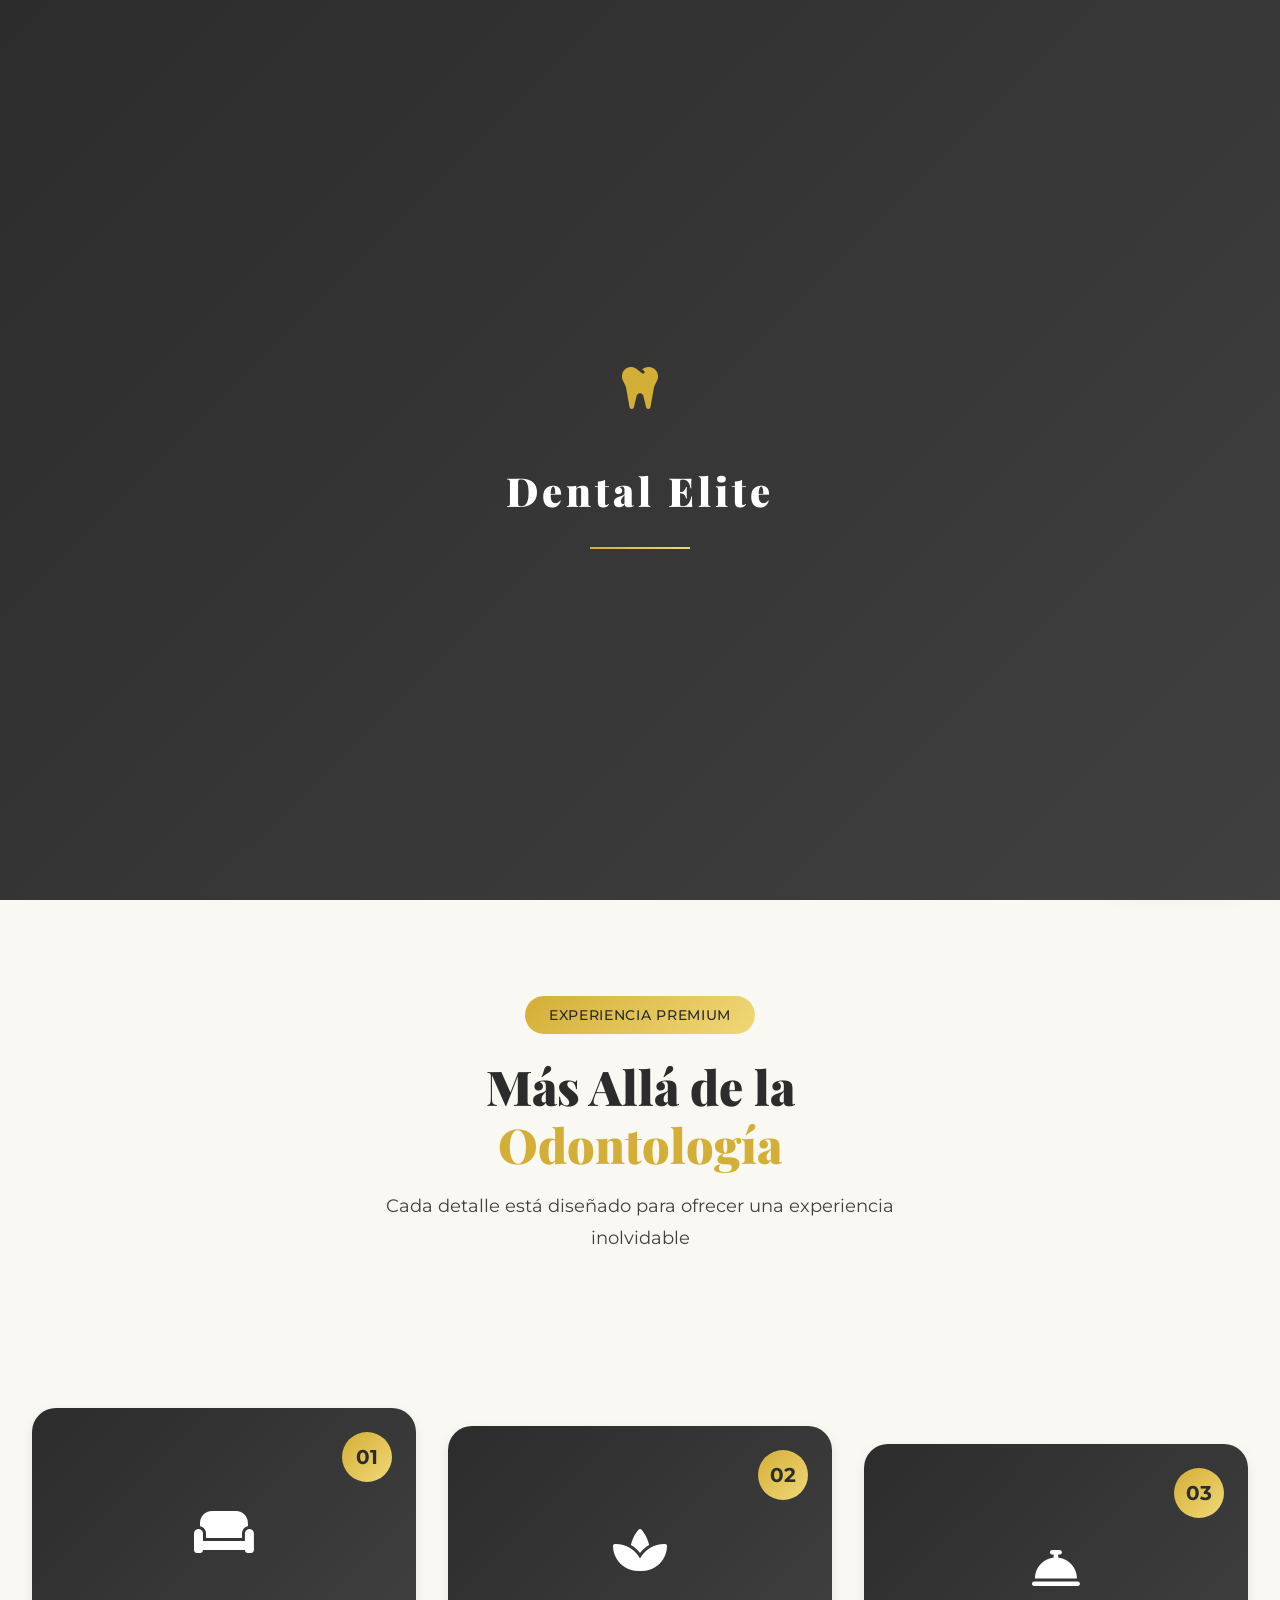
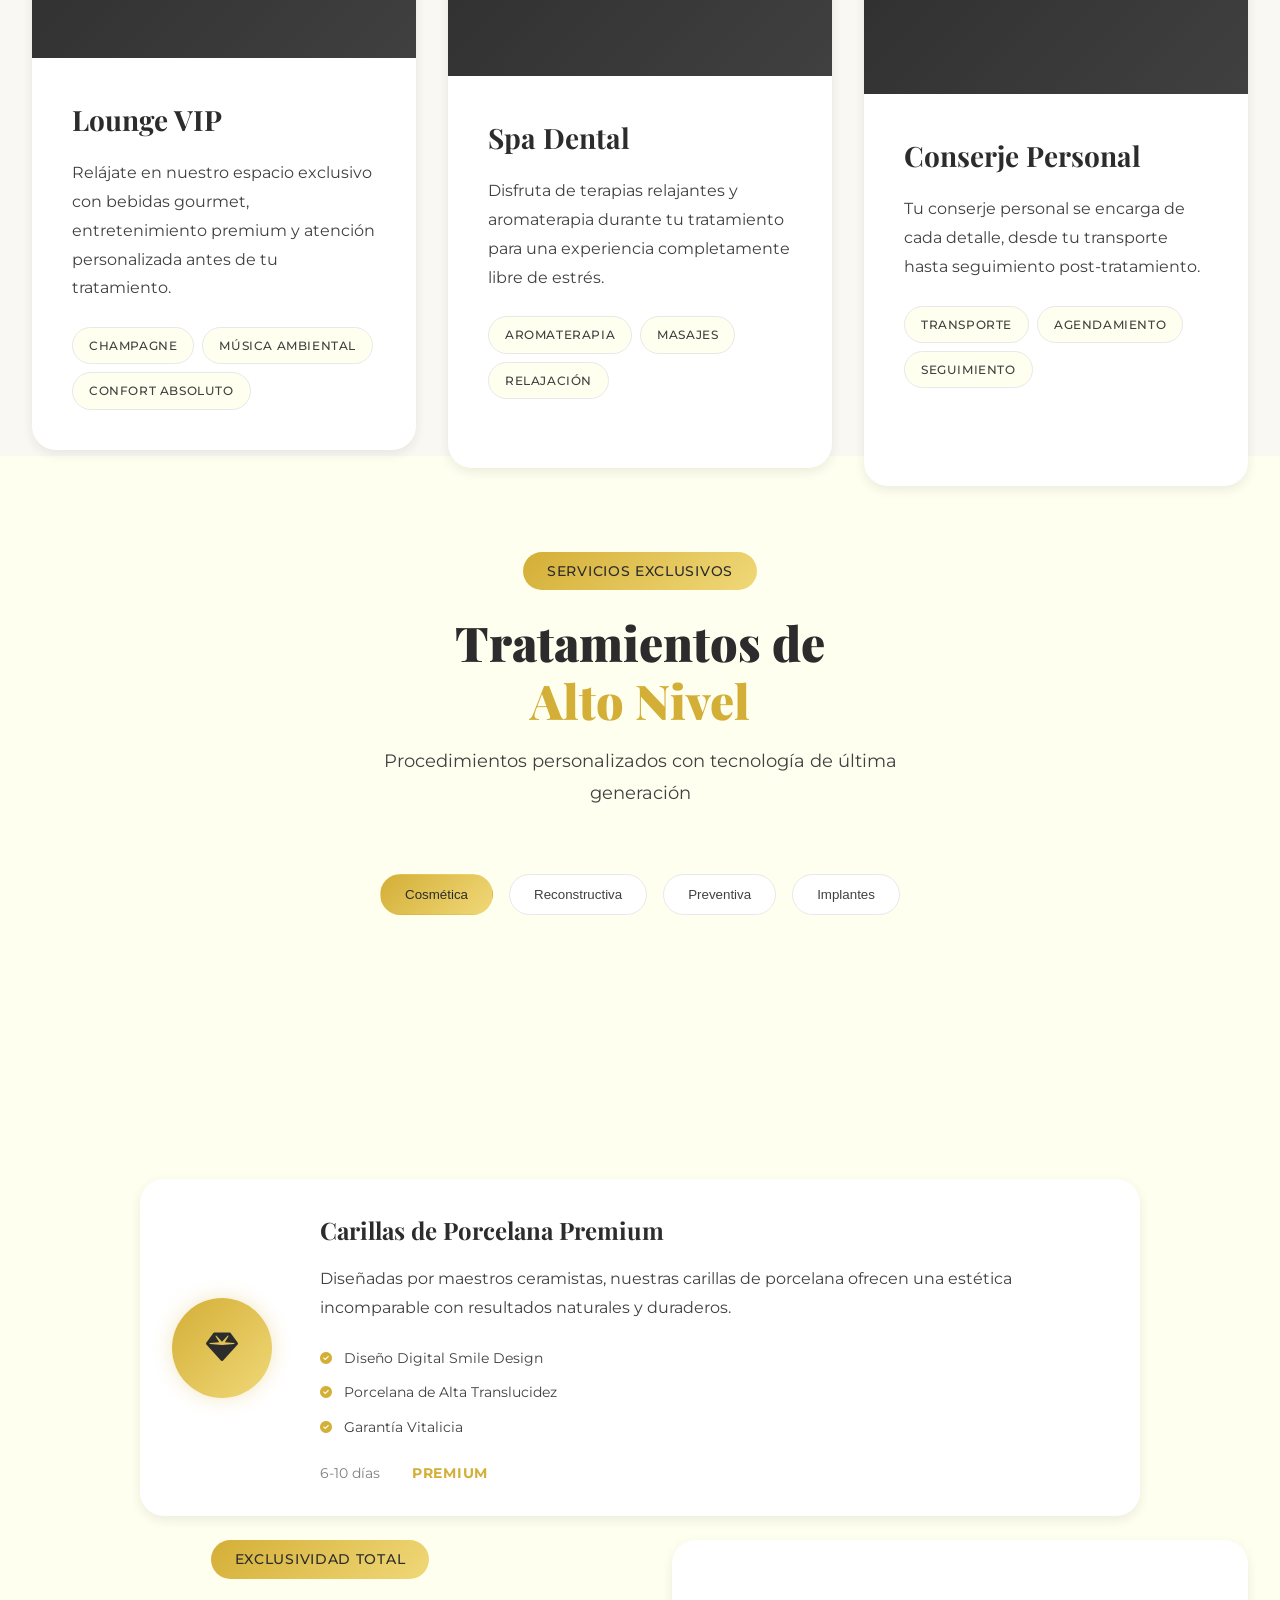
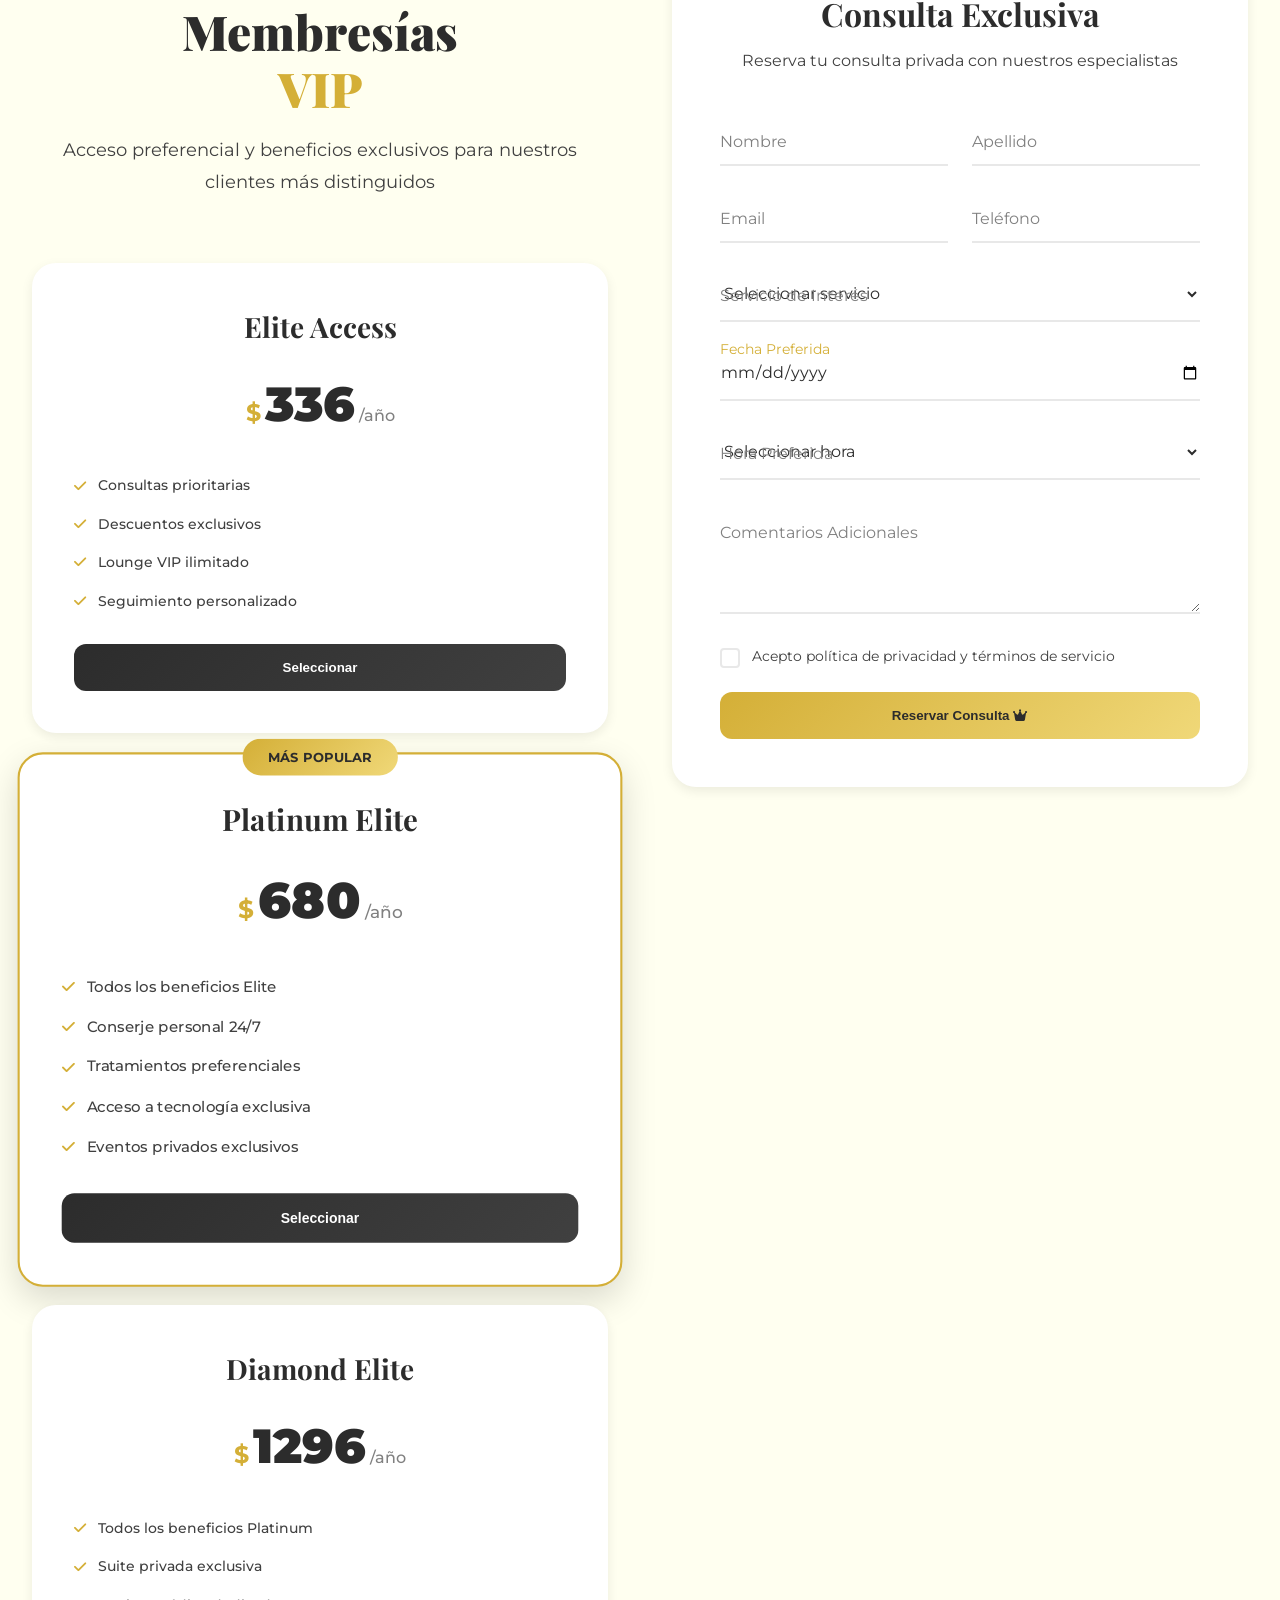
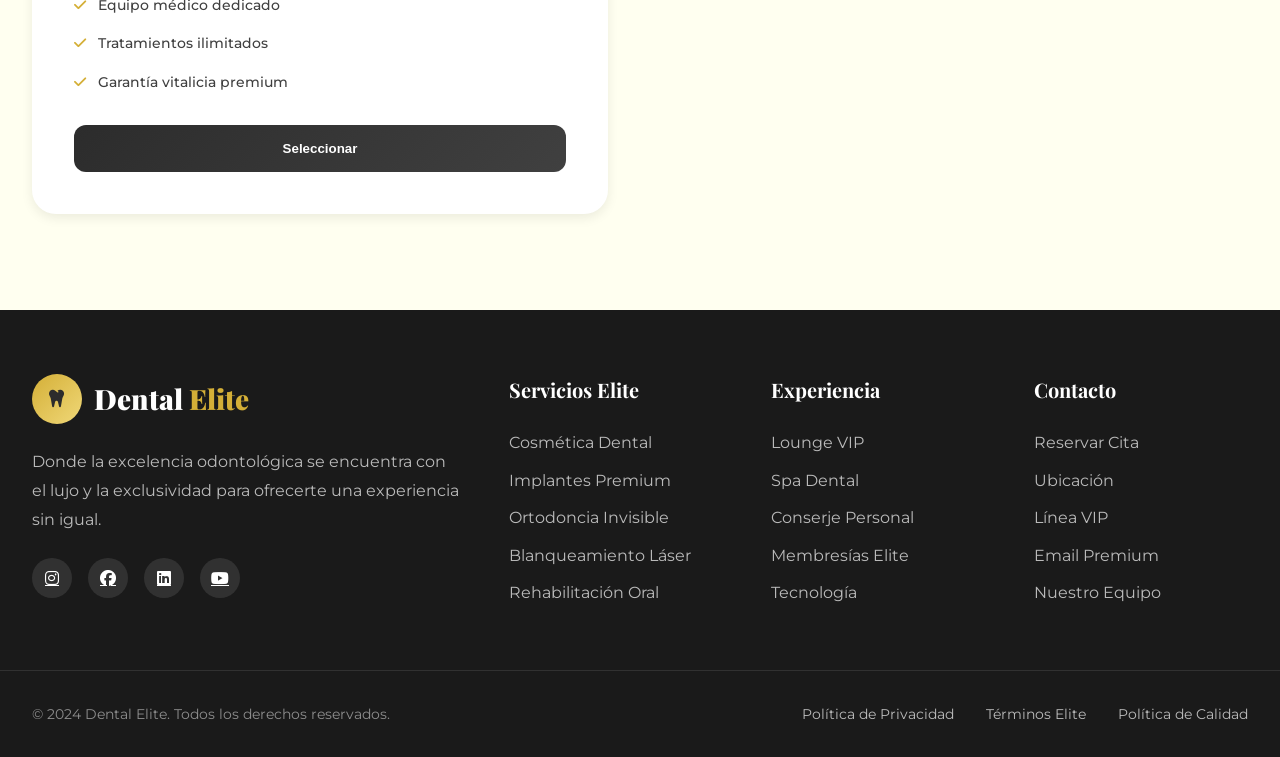
<file: ODONTOLOGIA2/index.html>
<!DOCTYPE html>
<html lang="es">
<head>
    <meta charset="UTF-8">
    <meta name="viewport" content="width=device-width, initial-scale=1.0">
    <title>Dental Elite - Odontología de Lujo</title>
    <meta name="description" content="Clínica odontológica de lujo. Experiencia exclusiva, tecnología de punta y tratamientos personalizados para una sonrisa perfecta.">
    
    <!-- Open Graph -->
    <meta property="og:title" content="Dental Elite - Odontología de Lujo">
    <meta property="og:description" content="Donde la excelencia se encuentra con la elegancia">
    <meta property="og:type" content="website">
    
    <!-- Favicon -->
    <link rel="icon" type="image/svg+xml" href="data:image/svg+xml,<svg xmlns='http://www.w3.org/2000/svg' viewBox='0 0 100 100'><text y='.9em' font-size='90'>✨</text></svg>">
    
    <!-- CSS -->
    <link rel="stylesheet" href="dental-elite-styles.css">
    
    <!-- Font Awesome -->
    <link rel="stylesheet" href="https://cdnjs.cloudflare.com/ajax/libs/font-awesome/6.4.0/css/all.min.css">
    
    <!-- Google Fonts -->
    <link href="https://fonts.googleapis.com/css2?family=Playfair+Display:wght@400;500;600;700;800;900&family=Montserrat:wght@300;400;500;600;700&display=swap" rel="stylesheet">
    
    <!-- AOS Animation Library -->
    <link href="https://unpkg.com/aos@2.3.1/dist/aos.css" rel="stylesheet">
</head>
<body>
    <!-- PRELOADER ELEGANTE -->
    <div class="preloader">
        <div class="preloader-content">
            <div class="preloader-logo">
                <div class="logo-icon">
                    <i class="fas fa-tooth"></i>
                </div>
            </div>
            <div class="preloader-text">
                <span class="brand-name">Dental Elite</span>
                <div class="preloader-line"></div>
            </div>
        </div>
    </div>

    <!-- HEADER MINIMALISTA -->
    <header class="header">
        <nav class="navbar">
            <div class="nav-container">
                <div class="nav-logo">
                    <div class="logo-icon">
                        <i class="fas fa-tooth"></i>
                    </div>
                    <span class="logo-text">Dental <span class="logo-accent">Elite</span></span>
                </div>
                
                <div class="nav-menu" id="navMenu">
                    <div class="nav-links">
                        <a href="#inicio" class="nav-link">Inicio</a>
                        <a href="#experiencia" class="nav-link">Experiencia</a>
                        <a href="#servicios" class="nav-link">Servicios</a>
                        <a href="#contacto" class="nav-link">Contacto</a>
                    </div>
                    
                    <div class="nav-actions">
                        <button class="btn-vip">
                            <span class="vip-text">Reservar Cita VIP</span>
                            <i class="fas fa-crown"></i>
                        </button>
                        <div class="mobile-menu-toggle" id="mobileMenuToggle">
                            <span></span>
                            <span></span>
                            <span></span>
                        </div>
                    </div>
                </div>
            </div>
        </nav>
    </header>

    <main>
        <!-- HERO SECTION ELEGANTE -->
        <section id="inicio" class="hero">
            <div class="hero-background">
                <div class="hero-overlay"></div>
                <div class="hero-pattern"></div>
            </div>
            
            <div class="hero-content">
                <div class="hero-container">
                    <div class="hero-text">
                        <div class="hero-badge" data-aos="fade-down">
                            <span class="badge-icon">✨</span>
                            <span class="badge-text">Exclusividad y Excelencia</span>
                        </div>
                        
                        <h1 class="hero-title" data-aos="fade-up" data-aos-delay="200">
                            <span class="title-line">El Arte de</span>
                            <span class="title-line title-accent">Sonreír con</span>
                            <span class="title-line">Elegancia</span>
                        </h1>
                        
                        <p class="hero-description" data-aos="fade-up" data-aos-delay="400">
                            Descubre una experiencia odontológica sin igual, donde la tecnología de vanguardia 
                            se encuentra con el lujo y el confort absoluto para transformar tu sonrisa.
                        </p>
                        
                        <div class="hero-actions" data-aos="fade-up" data-aos-delay="600">
                            <button class="btn-primary">
                                <span class="btn-content">
                                    <span class="btn-text">Consulta Exclusiva</span>
                                    <i class="fas fa-arrow-right"></i>
                                </span>
                            </button>
                            
                            <button class="btn-secondary">
                                <span class="btn-content">
                                    <span class="btn-text">Tour Virtual</span>
                                    <i class="fas fa-play"></i>
                                </span>
                            </button>
                        </div>
                        
                        <div class="hero-features" data-aos="fade-up" data-aos-delay="800">
                            <div class="feature-item">
                                <div class="feature-icon">
                                    <i class="fas fa-award"></i>
                                </div>
                                <span class="feature-text">25 Años de Excelencia</span>
                            </div>
                            <div class="feature-item">
                                <div class="feature-icon">
                                    <i class="fas fa-users"></i>
                                </div>
                                <span class="feature-text">+10,000 Sonrisas Transformadas</span>
                            </div>
                            <div class="feature-item">
                                <div class="feature-icon">
                                    <i class="fas fa-star"></i>
                                </div>
                                <span class="feature-text">5 Estrellas de Lujo</span>
                            </div>
                        </div>
                    </div>
                </div>
                
                <div class="scroll-indicator">
                    <div class="scroll-text">Descubrir</div>
                    <div class="scroll-line"></div>
                </div>
            </div>
        </section>

        <!-- EXPERIENCIA DEL PACIENTE -->
        <section id="experiencia" class="experience">
            <div class="container">
                <div class="section-header" data-aos="fade-up">
                    <div class="section-badge">
                        <span>Experiencia Premium</span>
                    </div>
                    <h2 class="section-title">
                        <span class="title-main">Más Allá de la</span>
                        <span class="title-accent">Odontología</span>
                    </h2>
                    <p class="section-subtitle">
                        Cada detalle está diseñado para ofrecer una experiencia inolvidable
                    </p>
                </div>
                
                <div class="experience-grid">
                    <div class="experience-card" data-aos="fade-up" data-aos-delay="100">
                        <div class="experience-image">
                            <div class="image-placeholder">
                                <i class="fas fa-couch"></i>
                            </div>
                            <div class="experience-overlay">
                                <div class="overlay-number">01</div>
                            </div>
                        </div>
                        <div class="experience-content">
                            <h3 class="experience-title">Lounge VIP</h3>
                            <p class="experience-description">
                                Relájate en nuestro espacio exclusivo con bebidas gourmet, 
                                entretenimiento premium y atención personalizada antes de tu tratamiento.
                            </p>
                            <div class="experience-amenities">
                                <span class="amenity">Champagne</span>
                                <span class="amenity">Música Ambiental</span>
                                <span class="amenity">Confort Absoluto</span>
                            </div>
                        </div>
                    </div>
                    
                    <div class="experience-card" data-aos="fade-up" data-aos-delay="200">
                        <div class="experience-image">
                            <div class="image-placeholder">
                                <i class="fas fa-spa"></i>
                            </div>
                            <div class="experience-overlay">
                                <div class="overlay-number">02</div>
                            </div>
                        </div>
                        <div class="experience-content">
                            <h3 class="experience-title">Spa Dental</h3>
                            <p class="experience-description">
                                Disfruta de terapias relajantes y aromaterapia durante tu tratamiento 
                                para una experiencia completamente libre de estrés.
                            </p>
                            <div class="experience-amenities">
                                <span class="amenity">Aromaterapia</span>
                                <span class="amenity">Masajes</span>
                                <span class="amenity">Relajación</span>
                            </div>
                        </div>
                    </div>
                    
                    <div class="experience-card" data-aos="fade-up" data-aos-delay="300">
                        <div class="experience-image">
                            <div class="image-placeholder">
                                <i class="fas fa-concierge-bell"></i>
                            </div>
                            <div class="experience-overlay">
                                <div class="overlay-number">03</div>
                            </div>
                        </div>
                        <div class="experience-content">
                            <h3 class="experience-title">Conserje Personal</h3>
                            <p class="experience-description">
                                Tu conserje personal se encarga de cada detalle, desde tu transporte 
                                hasta seguimiento post-tratamiento.
                            </p>
                            <div class="experience-amenities">
                                <span class="amenity">Transporte</span>
                                <span class="amenity">Agendamiento</span>
                                <span class="amenity">Seguimiento</span>
                            </div>
                        </div>
                    </div>
                </div>
            </div>
        </section>

        <!-- SERVICIOS PREMIUM -->
        <section id="servicios" class="services">
            <div class="container">
                <div class="section-header" data-aos="fade-up">
                    <div class="section-badge">
                        <span>Servicios Exclusivos</span>
                    </div>
                    <h2 class="section-title">
                        <span class="title-main">Tratamientos de</span>
                        <span class="title-accent">Alto Nivel</span>
                    </h2>
                    <p class="section-subtitle">
                        Procedimientos personalizados con tecnología de última generación
                    </p>
                </div>
                
                <div class="services-showcase">
                    <div class="services-tabs">
                        <button class="tab-btn active" data-tab="cosmetic">Cosmética</button>
                        <button class="tab-btn" data-tab="reconstructive">Reconstructiva</button>
                        <button class="tab-btn" data-tab="preventive">Preventiva</button>
                        <button class="tab-btn" data-tab="implants">Implantes</button>
                    </div>
                    
                    <div class="services-content">
                        <div class="tab-content active" id="cosmetic">
                            <div class="service-premium">
                                <div class="service-visual">
                                    <div class="visual-icon">
                                        <i class="fas fa-gem"></i>
                                    </div>
                                </div>
                                <div class="service-info">
                                    <h3 class="service-title">Carillas de Porcelana Premium</h3>
                                    <p class="service-description">
                                        Diseñadas por maestros ceramistas, nuestras carillas de porcelana 
                                        ofrecen una estética incomparable con resultados naturales y duraderos.
                                    </p>
                                    <div class="service-highlights">
                                        <div class="highlight-item">
                                            <i class="fas fa-check-circle"></i>
                                            <span>Diseño Digital Smile Design</span>
                                        </div>
                                        <div class="highlight-item">
                                            <i class="fas fa-check-circle"></i>
                                            <span>Porcelana de Alta Translucidez</span>
                                        </div>
                                        <div class="highlight-item">
                                            <i class="fas fa-check-circle"></i>
                                            <span>Garantía Vitalicia</span>
                                        </div>
                                    </div>
                                    <div class="service-meta">
                                        <span class="duration">6-10 días</span>
                                        <span class="price">Premium</span>
                                    </div>
                                </div>
                            </div>
                        </div>
                        
                        <div class="tab-content" id="reconstructive">
                            <div class="service-premium">
                                <div class="service-visual">
                                    <div class="visual-icon">
                                        <i class="fas fa-cogs"></i>
                                    </div>
                                </div>
                                <div class="service-info">
                                    <h3 class="service-title">Rehabilitación Oral Completa</h3>
                                    <p class="service-description">
                                        Restauración integral de la función y estética dental con 
                                        materiales biocompatibles y tecnología CAD/CAM.
                                    </p>
                                    <div class="service-highlights">
                                        <div class="highlight-item">
                                            <i class="fas fa-check-circle"></i>
                                            <span>Diseño Digital 3D</span>
                                        </div>
                                        <div class="highlight-item">
                                            <i class="fas fa-check-circle"></i>
                                            <span>Materiales de Zirconia</span>
                                        </div>
                                        <div class="highlight-item">
                                            <i class="fas fa-check-circle"></i>
                                            <span>Resultado Inmediato</span>
                                        </div>
                                    </div>
                                    <div class="service-meta">
                                        <span class="duration">2-3 semanas</span>
                                        <span class="price">Premium</span>
                                    </div>
                                </div>
                            </div>
                        </div>
                        
                        <div class="tab-content" id="preventive">
                            <div class="service-premium">
                                <div class="service-visual">
                                    <div class="visual-icon">
                                        <i class="fas fa-shield-alt"></i>
                                    </div>
                                </div>
                                <div class="service-info">
                                    <h3 class="service-title">Mantenimiento Premium</h3>
                                    <p class="service-description">
                                        Programa exclusivo de prevención con limpiezas profundas, 
                                        selladores y fluorización de alta concentración.
                                    </p>
                                    <div class="service-highlights">
                                        <div class="highlight-item">
                                            <i class="fas fa-check-circle"></i>
                                            <span>Limpieza Ultrasónica</span>
                                        </div>
                                        <div class="highlight-item">
                                            <i class="fas fa-check-circle"></i>
                                            <span>Polimerización Láser</span>
                                        </div>
                                        <div class="highlight-item">
                                            <i class="fas fa-check-circle"></i>
                                            <span>Seguimiento Mensual</span>
                                        </div>
                                    </div>
                                    <div class="service-meta">
                                        <span class="duration">90 minutos</span>
                                        <span class="price">VIP</span>
                                    </div>
                                </div>
                            </div>
                        </div>
                        
                        <div class="tab-content" id="implants">
                            <div class="service-premium">
                                <div class="service-visual">
                                    <div class="visual-icon">
                                        <i class="fas fa-robot"></i>
                                    </div>
                                </div>
                                <div class="service-info">
                                    <h3 class="service-title">Implantes de Titanio Premium</h3>
                                    <p class="service-description">
                                        Sistema de implantes suizo con carga inmediata y 
                                        prótesis personalizadas para resultados perfectos.
                                    </p>
                                    <div class="service-highlights">
                                        <div class="highlight-item">
                                            <i class="fas fa-check-circle"></i>
                                            <span>Cirugía Guiada 3D</span>
                                        </div>
                                        <div class="highlight-item">
                                            <i class="fas fa-check-circle"></i>
                                            <span>Titanio Grado 5</span>
                                        </div>
                                        <div class="highlight-item">
                                            <i class="fas fa-check-circle"></i>
                                            <span>Garantía de 10 Años</span>
                                        </div>
                                    </div>
                                    <div class="service-meta">
                                        <span class="duration">3-6 meses</span>
                                        <span class="price">Elite</span>
                                    </div>
                                </div>
                            </div>
                        </div>
                    </div>
                </div>
            </div>
        </section>

        <!-- CONTACTO Y MEMBRESÍAS -->
        <section id="contacto" class="appointments">
            <div class="container">
                <div class="appointments-wrapper">
                    <div class="appointment-info" data-aos="fade-right">
                        <div class="section-header">
                            <div class="section-badge">
                                <span>Exclusividad Total</span>
                            </div>
                            <h2 class="section-title">
                                <span class="title-main">Membresías</span>
                                <span class="title-accent">VIP</span>
                            </h2>
                            <p class="section-subtitle">
                                Acceso preferencial y beneficios exclusivos para nuestros clientes más distinguidos
                            </p>
                        </div>
                        
                        <div class="membership-tiers">
                            <div class="membership-card">
                                <div class="membership-header">
                                    <h3 class="membership-name">Elite Access</h3>
                                    <div class="membership-price">
                                        <span class="price-symbol">$</span>
                                        <span class="price-amount">999</span>
                                        <span class="price-period">/año</span>
                                    </div>
                                </div>
                                <div class="membership-features">
                                    <div class="feature-item">
                                        <i class="fas fa-check"></i>
                                        <span>Consultas prioritarias</span>
                                    </div>
                                    <div class="feature-item">
                                        <i class="fas fa-check"></i>
                                        <span>Descuentos exclusivos</span>
                                    </div>
                                    <div class="feature-item">
                                        <i class="fas fa-check"></i>
                                        <span>Lounge VIP ilimitado</span>
                                    </div>
                                    <div class="feature-item">
                                        <i class="fas fa-check"></i>
                                        <span>Seguimiento personalizado</span>
                                    </div>
                                </div>
                                <button class="membership-btn">Seleccionar</button>
                            </div>
                            
                            <div class="membership-card featured">
                                <div class="membership-badge">Más Popular</div>
                                <div class="membership-header">
                                    <h3 class="membership-name">Platinum Elite</h3>
                                    <div class="membership-price">
                                        <span class="price-symbol">$</span>
                                        <span class="price-amount">2,499</span>
                                        <span class="price-period">/año</span>
                                    </div>
                                </div>
                                <div class="membership-features">
                                    <div class="feature-item">
                                        <i class="fas fa-check"></i>
                                        <span>Todos los beneficios Elite</span>
                                    </div>
                                    <div class="feature-item">
                                        <i class="fas fa-check"></i>
                                        <span>Conserje personal 24/7</span>
                                    </div>
                                    <div class="feature-item">
                                        <i class="fas fa-check"></i>
                                        <span>Tratamientos preferenciales</span>
                                    </div>
                                    <div class="feature-item">
                                        <i class="fas fa-check"></i>
                                        <span>Acceso a tecnología exclusiva</span>
                                    </div>
                                    <div class="feature-item">
                                        <i class="fas fa-check"></i>
                                        <span>Eventos privados exclusivos</span>
                                    </div>
                                </div>
                                <button class="membership-btn">Seleccionar</button>
                            </div>
                            
                            <div class="membership-card">
                                <div class="membership-header">
                                    <h3 class="membership-name">Diamond Elite</h3>
                                    <div class="membership-price">
                                        <span class="price-symbol">$</span>
                                        <span class="price-amount">5,999</span>
                                        <span class="price-period">/año</span>
                                    </div>
                                </div>
                                <div class="membership-features">
                                    <div class="feature-item">
                                        <i class="fas fa-check"></i>
                                        <span>Todos los beneficios Platinum</span>
                                    </div>
                                    <div class="feature-item">
                                        <i class="fas fa-check"></i>
                                        <span>Suite privada exclusiva</span>
                                    </div>
                                    <div class="feature-item">
                                        <i class="fas fa-check"></i>
                                        <span>Equipo médico dedicado</span>
                                    </div>
                                    <div class="feature-item">
                                        <i class="fas fa-check"></i>
                                        <span>Tratamientos ilimitados</span>
                                    </div>
                                    <div class="feature-item">
                                        <i class="fas fa-check"></i>
                                        <span>Garantía vitalicia premium</span>
                                    </div>
                                </div>
                                <button class="membership-btn">Seleccionar</button>
                            </div>
                        </div>
                    </div>
                    
                    <div class="appointment-form-container" data-aos="fade-left">
                        <div class="form-header">
                            <h3 class="form-title">Consulta Exclusiva</h3>
                            <p class="form-subtitle">
                                Reserva tu consulta privada con nuestros especialistas
                            </p>
                        </div>
                        
                        <form class="appointment-form" id="appointmentForm">
                            <div class="form-row">
                                <div class="form-group">
                                    <input type="text" id="firstName" name="firstName" required placeholder=" ">
                                    <label for="firstName" class="form-label">Nombre</label>
                                </div>
                                
                                <div class="form-group">
                                    <input type="text" id="lastName" name="lastName" required placeholder=" ">
                                    <label for="lastName" class="form-label">Apellido</label>
                                </div>
                            </div>
                            
                            <div class="form-row">
                                <div class="form-group">
                                    <input type="email" id="email" name="email" required placeholder=" ">
                                    <label for="email" class="form-label">Email</label>
                                </div>
                                
                                <div class="form-group">
                                    <input type="tel" id="phone" name="phone" required placeholder=" ">
                                    <label for="phone" class="form-label">Teléfono</label>
                                </div>
                            </div>
                            
                            <div class="form-group">
                                <select id="service" name="service" required>
                                    <option value="">Seleccionar servicio</option>
                                    <option value="cosmetic">Cosmética Dental</option>
                                    <option value="implants">Implantes</option>
                                    <option value="orthodontics">Ortodoncia</option>
                                    <option value="whitening">Blanqueamiento</option>
                                    <option value="general">Consulta General</option>
                                    <option value="vip">Experience VIP</option>
                                </select>
                                <label for="service" class="form-label">Servicio de Interés</label>
                            </div>
                            
                            <div class="form-group">
                                <input type="date" id="date" name="date" required>
                                <label for="date" class="form-label">Fecha Preferida</label>
                            </div>
                            
                            <div class="form-group">
                                <select id="time" name="time" required>
                                    <option value="">Seleccionar hora</option>
                                    <option value="09:00">09:00 AM</option>
                                    <option value="10:00">10:00 AM</option>
                                    <option value="11:00">11:00 AM</option>
                                    <option value="12:00">12:00 PM</option>
                                    <option value="15:00">03:00 PM</option>
                                    <option value="16:00">04:00 PM</option>
                                    <option value="17:00">05:00 PM</option>
                                    <option value="18:00">06:00 PM</option>
                                </select>
                                <label for="time" class="form-label">Hora Preferida</label>
                            </div>
                            
                            <div class="form-group">
                                <textarea id="message" name="message" rows="4" placeholder=" "></textarea>
                                <label for="message" class="form-label">Comentarios Adicionales</label>
                            </div>
                            
                            <div class="form-group">
                                <div class="checkbox-wrapper">
                                    <input type="checkbox" id="privacy" name="privacy" required>
                                    <label for="privacy" class="checkbox-label">
                                        <span class="checkbox-custom"></span>
                                        <span class="checkbox-text">Acepto política de privacidad y términos de servicio</span>
                                    </label>
                                </div>
                            </div>
                            
                            <button type="submit" class="submit-btn">
                                <span class="btn-content">
                                    <span class="btn-text">Reservar Consulta</span>
                                    <i class="fas fa-crown"></i>
                                </span>
                            </button>
                        </form>
                    </div>
                </div>
            </div>
        </section>
    </main>

    <!-- FOOTER ELEGANTE -->
    <footer class="footer">
        <div class="footer-content">
            <div class="footer-top">
                <div class="container">
                    <div class="footer-grid">
                        <div class="footer-brand">
                            <div class="footer-logo">
                                <div class="logo-icon">
                                    <i class="fas fa-tooth"></i>
                                </div>
                                <span class="logo-text">Dental <span class="logo-accent">Elite</span></span>
                            </div>
                            <p class="footer-description">
                                Donde la excelencia odontológica se encuentra con el lujo y la exclusividad 
                                para ofrecerte una experiencia sin igual.
                            </p>
                            <div class="footer-social">
                                <a href="#" class="social-link">
                                    <i class="fab fa-instagram"></i>
                                </a>
                                <a href="#" class="social-link">
                                    <i class="fab fa-facebook"></i>
                                </a>
                                <a href="#" class="social-link">
                                    <i class="fab fa-linkedin"></i>
                                </a>
                                <a href="#" class="social-link">
                                    <i class="fab fa-youtube"></i>
                                </a>
                            </div>
                        </div>
                        
                        <div class="footer-column">
                            <h4 class="footer-title">Servicios Elite</h4>
                            <ul class="footer-links">
                                <li><a href="#servicios">Cosmética Dental</a></li>
                                <li><a href="#servicios">Implantes Premium</a></li>
                                <li><a href="#servicios">Ortodoncia Invisible</a></li>
                                <li><a href="#servicios">Blanqueamiento Láser</a></li>
                                <li><a href="#servicios">Rehabilitación Oral</a></li>
                            </ul>
                        </div>
                        
                        <div class="footer-column">
                            <h4 class="footer-title">Experiencia</h4>
                            <ul class="footer-links">
                                <li><a href="#experiencia">Lounge VIP</a></li>
                                <li><a href="#experiencia">Spa Dental</a></li>
                                <li><a href="#experiencia">Conserje Personal</a></li>
                                <li><a href="#contacto">Membresías Elite</a></li>
                                <li><a href="#servicios">Tecnología</a></li>
                            </ul>
                        </div>
                        
                        <div class="footer-column">
                            <h4 class="footer-title">Contacto</h4>
                            <ul class="footer-links">
                                <li><a href="#contacto">Reservar Cita</a></li>
                                <li><a href="#contacto">Ubicación</a></li>
                                <li><a href="#contacto">Línea VIP</a></li>
                                <li><a href="#contacto">Email Premium</a></li>
                                <li><a href="#servicios">Nuestro Equipo</a></li>
                            </ul>
                        </div>
                    </div>
                </div>
            </div>
            
            <div class="footer-bottom">
                <div class="container">
                    <div class="footer-bottom-content">
                        <p>&copy; 2024 Dental Elite. Todos los derechos reservados.</p>
                        <div class="footer-legal">
                            <a href="#">Política de Privacidad</a>
                            <a href="#">Términos Elite</a>
                            <a href="#">Política de Calidad</a>
                        </div>
                    </div>
                </div>
            </div>
        </div>
    </footer>

    <!-- BOTÓN FLOTANTE WHATSAPP -->
    <a href="https://wa.me/3112617515?text=Hola,%20quiero%20información%20sobre%20los%20servicios%20premium%20de%20Dental%20Elite" 
       target="_blank" 
       class="whatsapp-float">
        <div class="whatsapp-icon">
            <i class="fab fa-whatsapp"></i>
        </div>
        <div class="whatsapp-text">
            <span>Chat VIP</span>
        </div>
    </a>

    <!-- BOTÓN FLOTANTE FACEBOOK -->
    <a href="https://www.facebook.com/profile.php?id=61582143061538&locale=es_LA" 
       target="_blank" 
       class="facebook-float">
        <div class="facebook-icon">
            <i class="fab fa-facebook-messenger"></i>
        </div>
        <div class="facebook-text">
            <span>Facebook</span>
        </div>
    </a>

    <!-- BACK TO TOP -->
    <button class="back-to-top" id="backToTop">
        <i class="fas fa-arrow-up"></i>
    </button>

    <!-- JavaScript -->
    <script src="https://unpkg.com/aos@2.3.1/dist/aos.js"></script>
    <script src="dental-elite-script.js"></script>
</body>
</html>
</file>
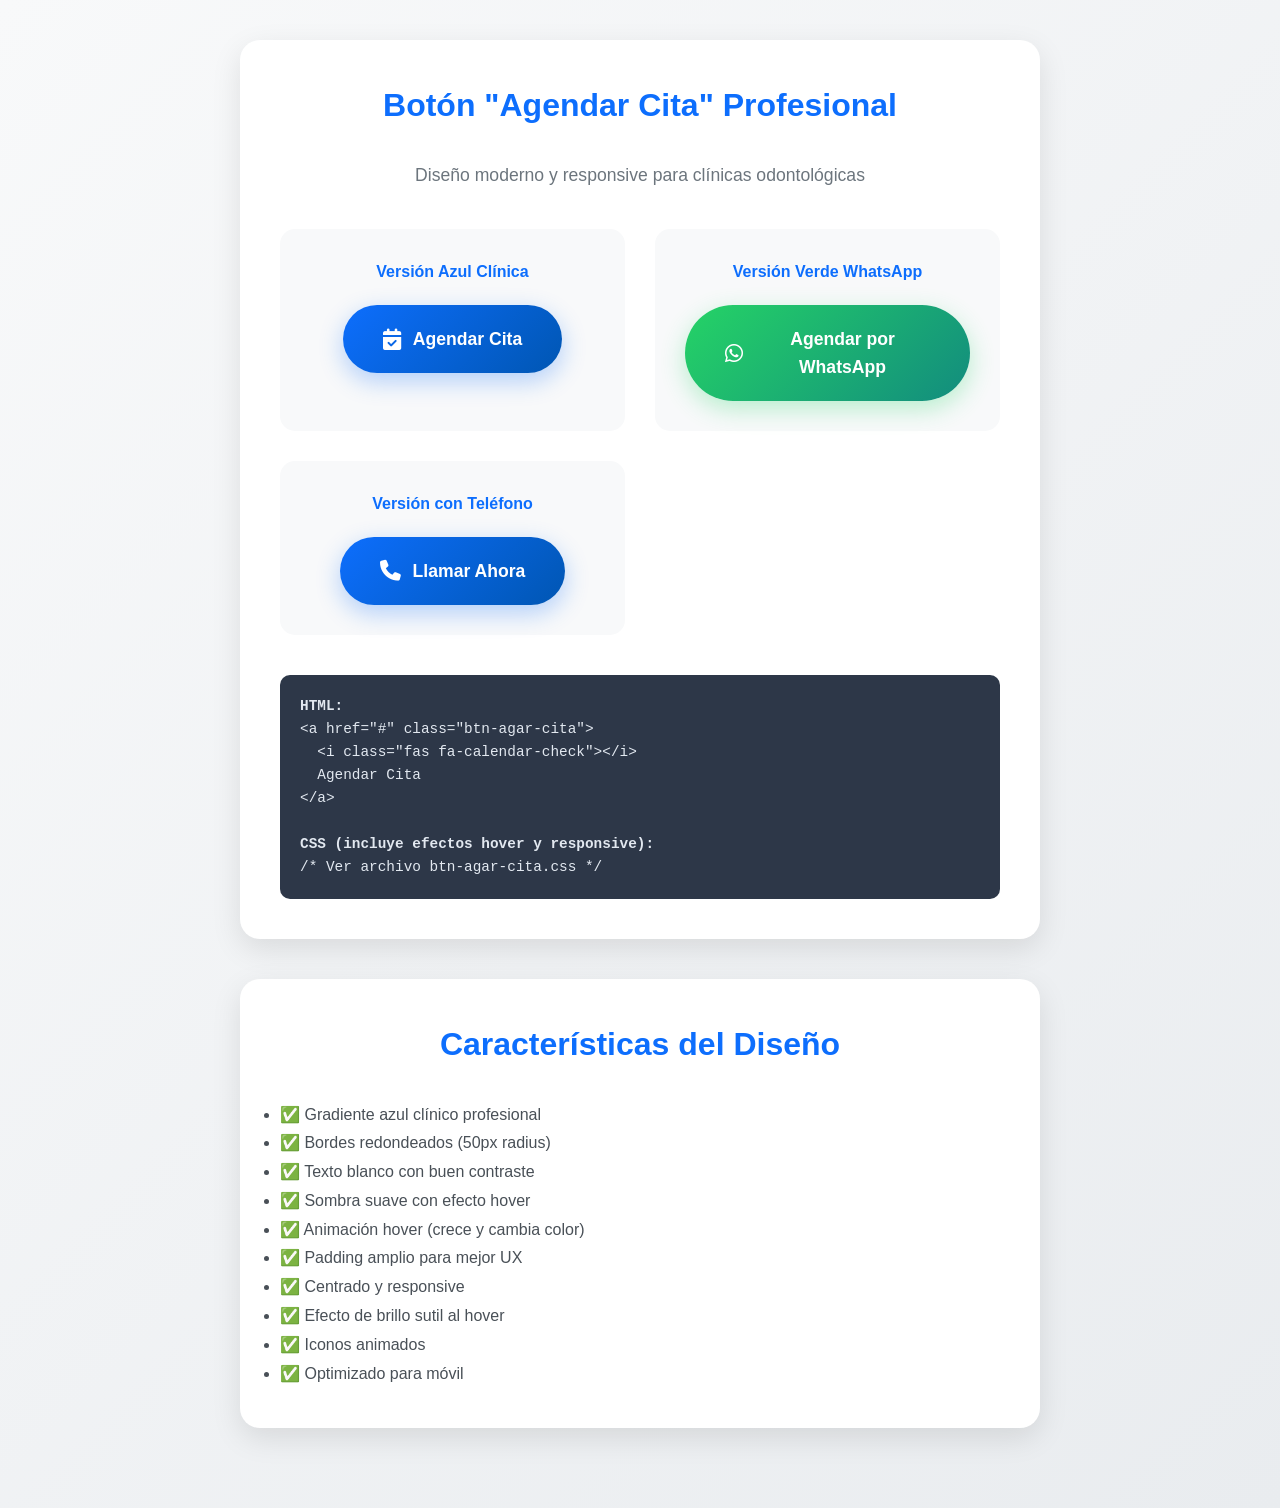
<file: btn-agar-cita.html>
<!DOCTYPE html>
<html lang="es">
<head>
    <meta charset="UTF-8">
    <meta name="viewport" content="width=device-width, initial-scale=1.0">
    <title>Botón Agendar Cita - Demo</title>
    <link rel="stylesheet" href="styles.css">
    <link rel="stylesheet" href="btn-agar-cita.css">
    <link rel="stylesheet" href="https://cdnjs.cloudflare.com/ajax/libs/font-awesome/6.4.0/css/all.min.css">
    <style>
        body {
            font-family: 'Poppins', sans-serif;
            padding: 40px 20px;
            background: linear-gradient(135deg, #f8f9fa 0%, #e9ecef 100%);
            min-height: 100vh;
        }
        
        .demo-section {
            max-width: 800px;
            margin: 0 auto 40px;
            background: white;
            padding: 40px;
            border-radius: 20px;
            box-shadow: 0 10px 30px rgba(0, 0, 0, 0.1);
        }
        
        .demo-title {
            text-align: center;
            color: var(--azul-clinico);
            margin-bottom: 30px;
            font-size: 2rem;
            font-weight: 700;
        }
        
        .demo-subtitle {
            text-align: center;
            color: var(--gris-medio);
            margin-bottom: 40px;
            font-size: 1.1rem;
        }
        
        .btn-showcase {
            display: grid;
            grid-template-columns: repeat(auto-fit, minmax(250px, 1fr));
            gap: 30px;
            margin-bottom: 40px;
        }
        
        .btn-example {
            text-align: center;
            padding: 30px;
            background: var(--gris-claro);
            border-radius: 15px;
        }
        
        .btn-example h4 {
            color: var(--azul-clinico);
            margin-bottom: 20px;
            font-weight: 600;
        }
        
        .code-example {
            background: #2d3748;
            color: #e2e8f0;
            padding: 20px;
            border-radius: 10px;
            margin-top: 20px;
            font-family: 'Courier New', monospace;
            font-size: 0.9rem;
            overflow-x: auto;
        }
    </style>
</head>
<body>
    <div class="demo-section">
        <h1 class="demo-title">Botón "Agendar Cita" Profesional</h1>
        <p class="demo-subtitle">Diseño moderno y responsive para clínicas odontológicas</p>
        
        <div class="btn-showcase">
            <div class="btn-example">
                <h4>Versión Azul Clínica</h4>
                <a href="#" class="btn-agar-cita animate">
                    <i class="fas fa-calendar-check"></i>
                    Agendar Cita
                </a>
            </div>
            
            <div class="btn-example">
                <h4>Versión Verde WhatsApp</h4>
                <a href="https://wa.me/573112617515?text=Hola,%20quiero%20agendar%20una%20cita" 
                   target="_blank" class="btn-agar-cita btn-verde pulse">
                    <i class="fab fa-whatsapp"></i>
                    Agendar por WhatsApp
                </a>
            </div>
            
            <div class="btn-example">
                <h4>Versión con Teléfono</h4>
                <a href="tel:+5512345678" class="btn-agar-cita">
                    <i class="fas fa-phone"></i>
                    Llamar Ahora
                </a>
            </div>
        </div>
        
        <div class="code-example">
            <strong>HTML:</strong><br>
            &lt;a href="#" class="btn-agar-cita"&gt;<br>
            &nbsp;&nbsp;&lt;i class="fas fa-calendar-check"&gt;&lt;/i&gt;<br>
            &nbsp;&nbsp;Agendar Cita<br>
            &lt;/a&gt;<br><br>
            
            <strong>CSS (incluye efectos hover y responsive):</strong><br>
            /* Ver archivo btn-agar-cita.css */
        </div>
    </div>
    
    <div class="demo-section">
        <h2 class="demo-title">Características del Diseño</h2>
        <ul style="color: var(--gris-oscuro); line-height: 1.8;">
            <li>✅ Gradiente azul clínico profesional</li>
            <li>✅ Bordes redondeados (50px radius)</li>
            <li>✅ Texto blanco con buen contraste</li>
            <li>✅ Sombra suave con efecto hover</li>
            <li>✅ Animación hover (crece y cambia color)</li>
            <li>✅ Padding amplio para mejor UX</li>
            <li>✅ Centrado y responsive</li>
            <li>✅ Efecto de brillo sutil al hover</li>
            <li>✅ Iconos animados</li>
            <li>✅ Optimizado para móvil</li>
        </ul>
    </div>
</body>
</html>
</file>
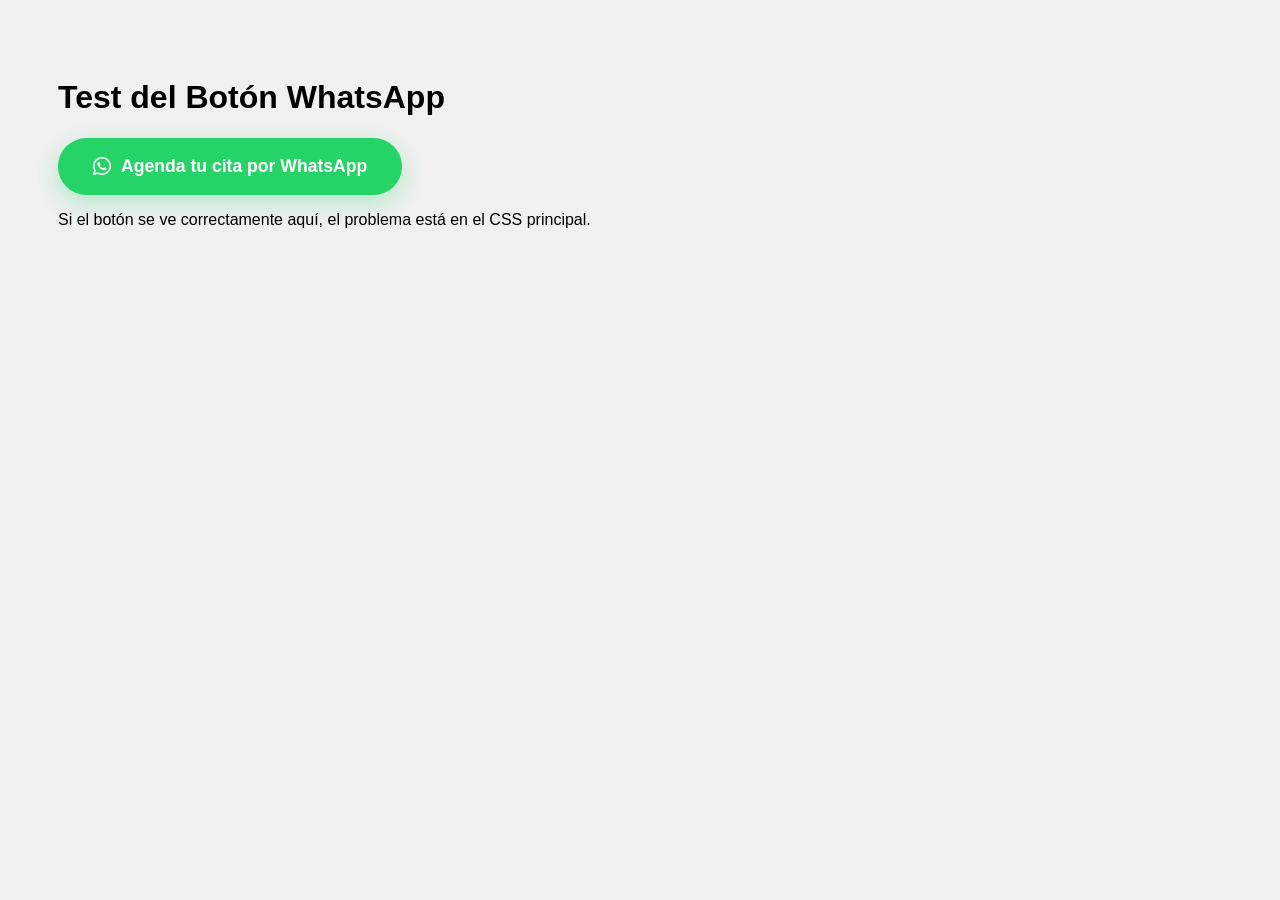
<file: test-button.html>
<!DOCTYPE html>
<html lang="es">
<head>
    <meta charset="UTF-8">
    <meta name="viewport" content="width=device-width, initial-scale=1.0">
    <title>Test WhatsApp Button</title>
    <style>
        :root {
            --verde-whatsapp: #25d366;
            --verde-whatsapp-hover: #128c7e;
            --blanco: #ffffff;
        }
        
        body {
            font-family: Arial, sans-serif;
            padding: 50px;
            background: #f0f0f0;
        }
        
        .btn-whatsapp-hero {
            background: var(--verde-whatsapp);
            color: var(--blanco);
            padding: 18px 35px;
            border-radius: 50px;
            text-decoration: none;
            font-weight: 600;
            font-size: 1.1rem;
            transition: all 0.3s ease;
            display: inline-flex;
            align-items: center;
            gap: 10px;
            box-shadow: 0 8px 25px rgba(37, 211, 102, 0.3);
        }

        .btn-whatsapp-hero:hover {
            background: var(--verde-whatsapp-hover);
            transform: translateY(-3px);
            box-shadow: 0 12px 35px rgba(37, 211, 102, 0.4);
        }

        .btn-whatsapp-hero i {
            font-size: 1.3rem;
        }
    </style>
    <link rel="stylesheet" href="https://cdnjs.cloudflare.com/ajax/libs/font-awesome/6.4.0/css/all.min.css">
</head>
<body>
    <h1>Test del Botón WhatsApp</h1>
    
    <a href="https://wa.me/573112617515?text=Hola,%20quiero%20agendar%20una%20cita" target="_blank" class="btn-whatsapp-hero">
        <i class="fab fa-whatsapp"></i>
        Agenda tu cita por WhatsApp
    </a>
    
    <p>Si el botón se ve correctamente aquí, el problema está en el CSS principal.</p>
</body>
</html>
</file>
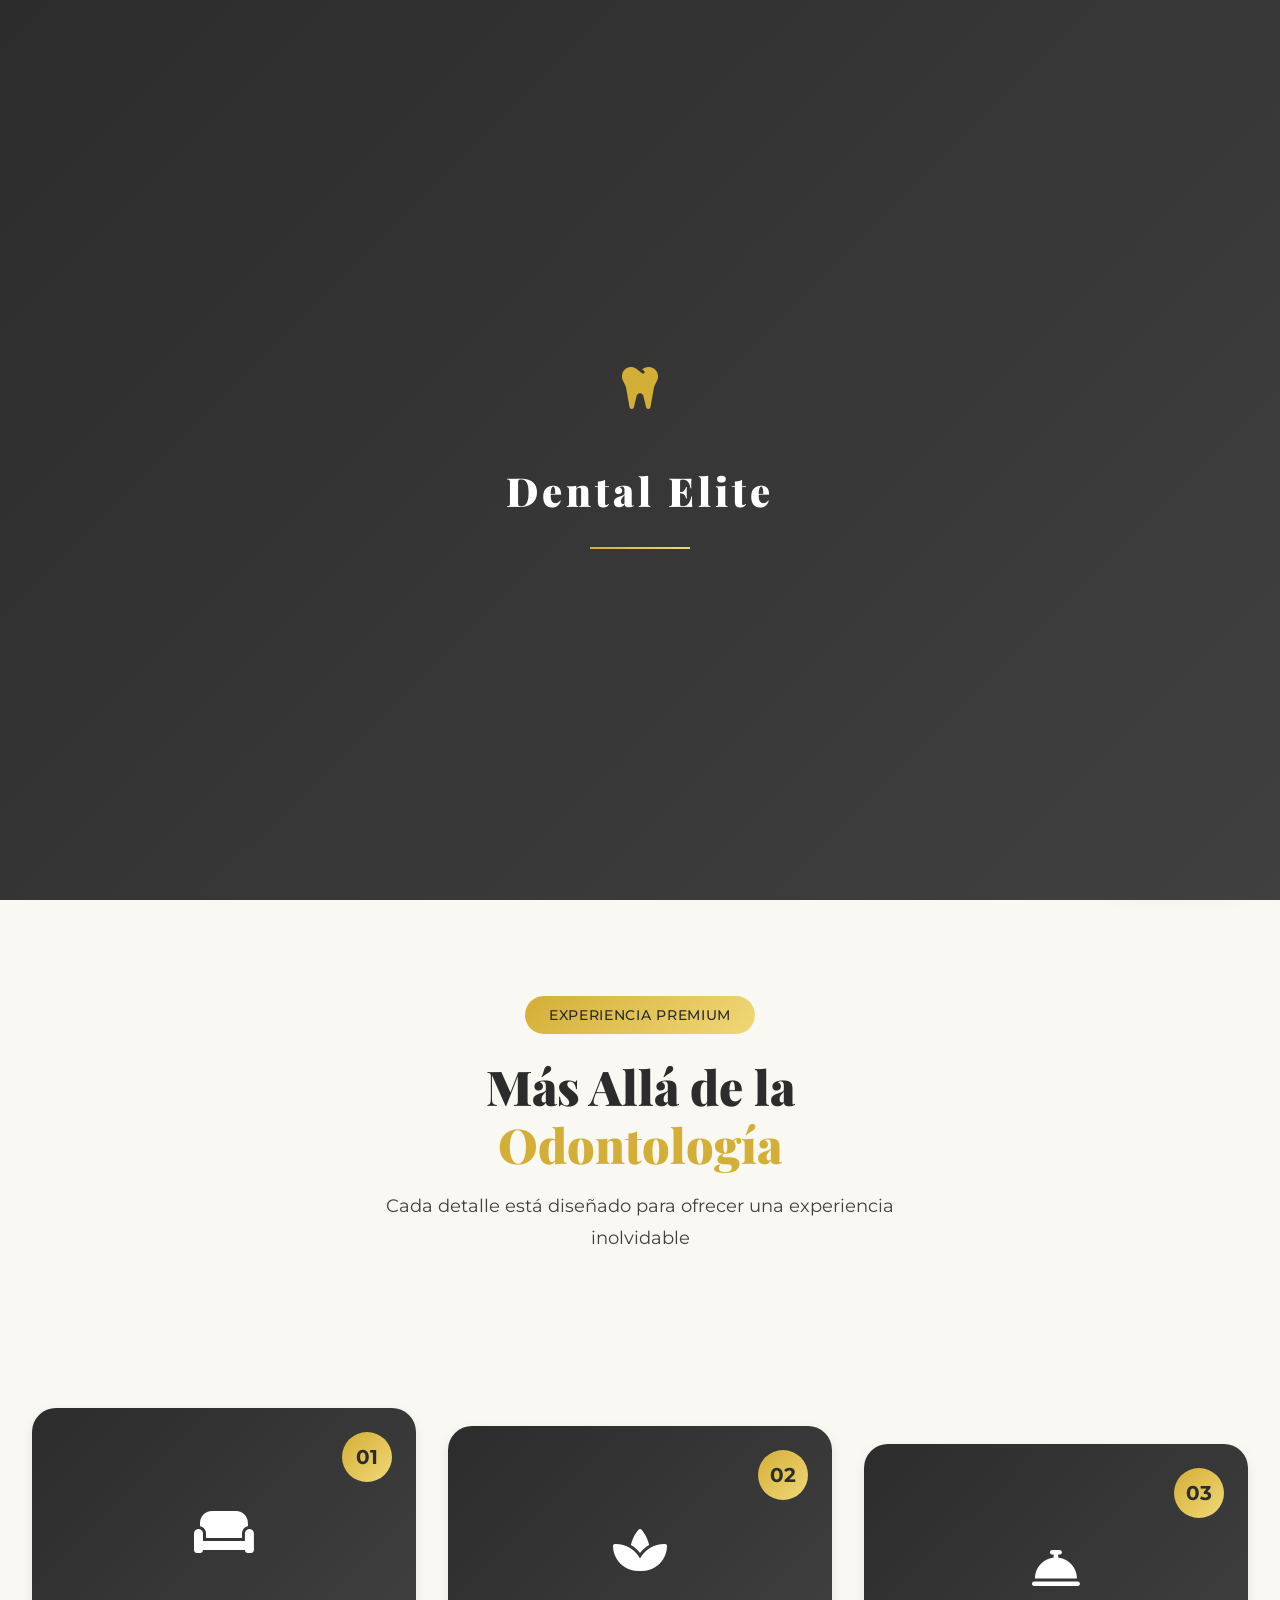
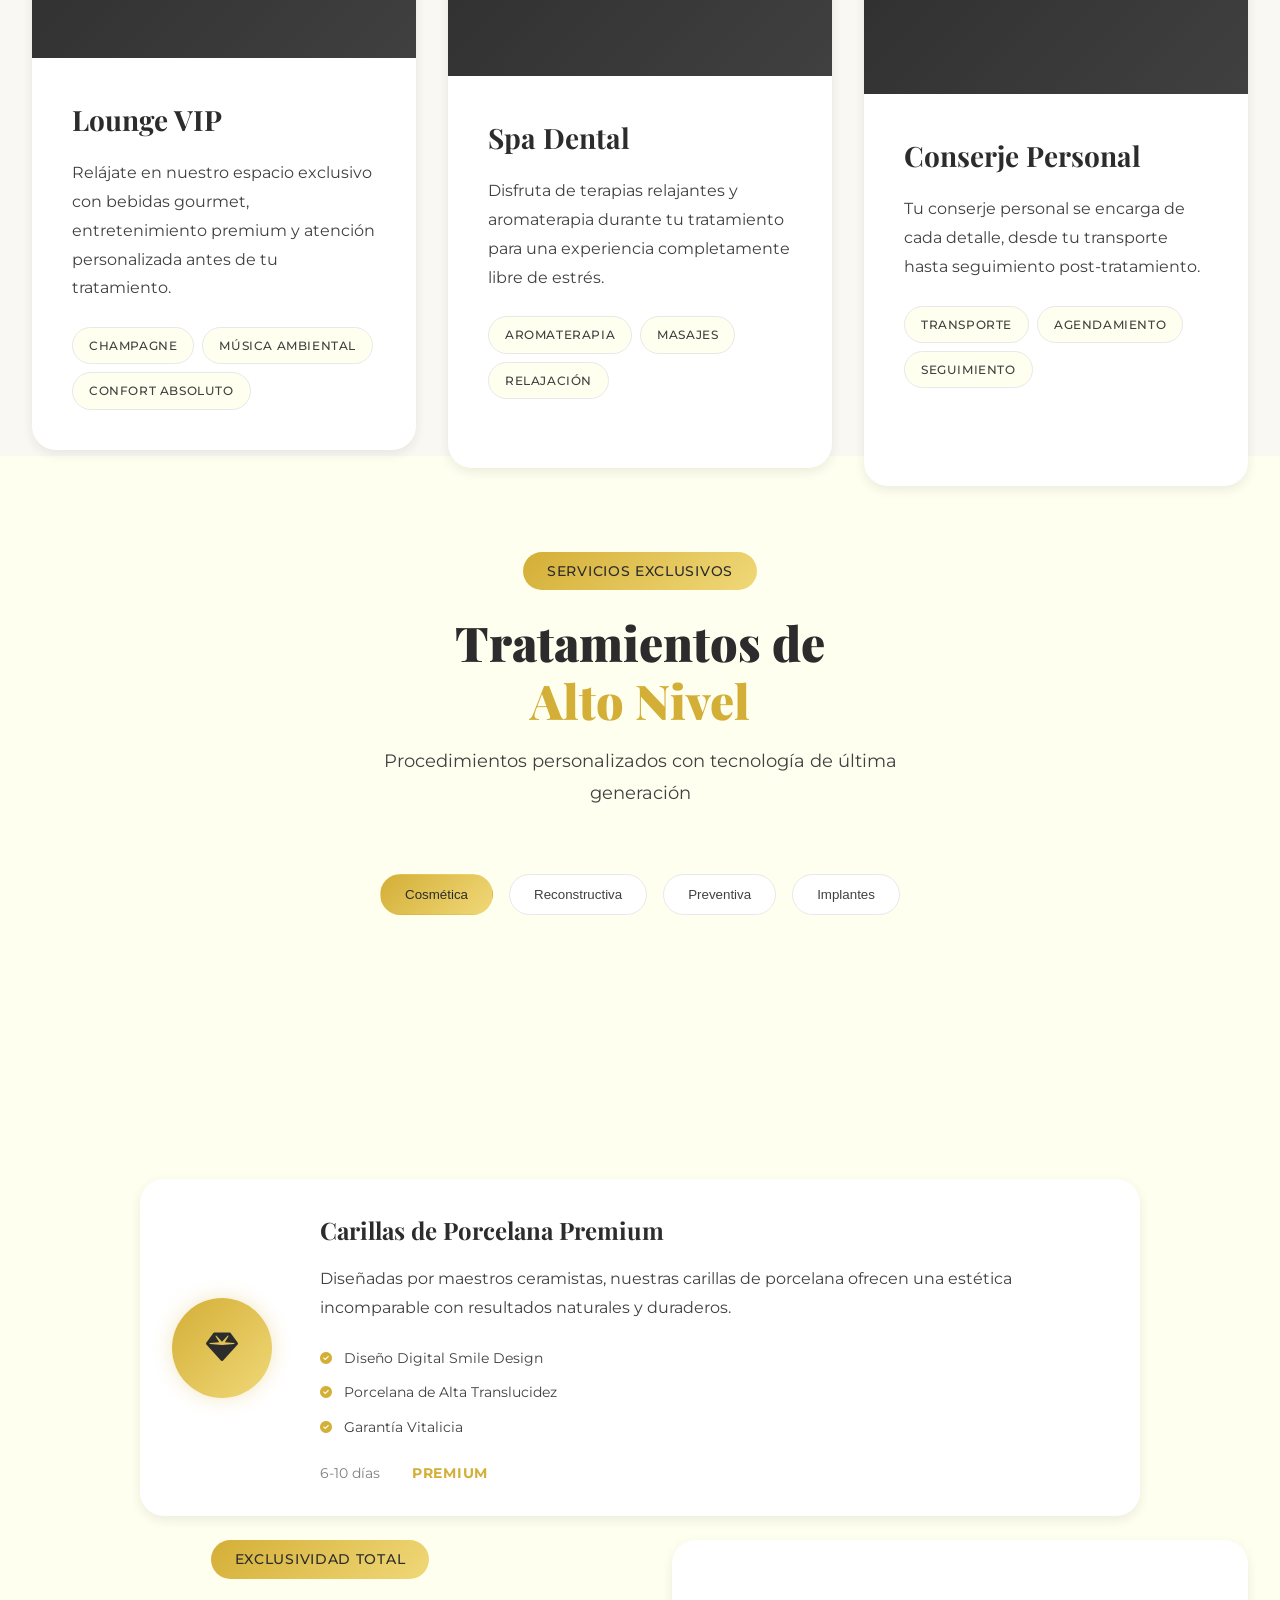
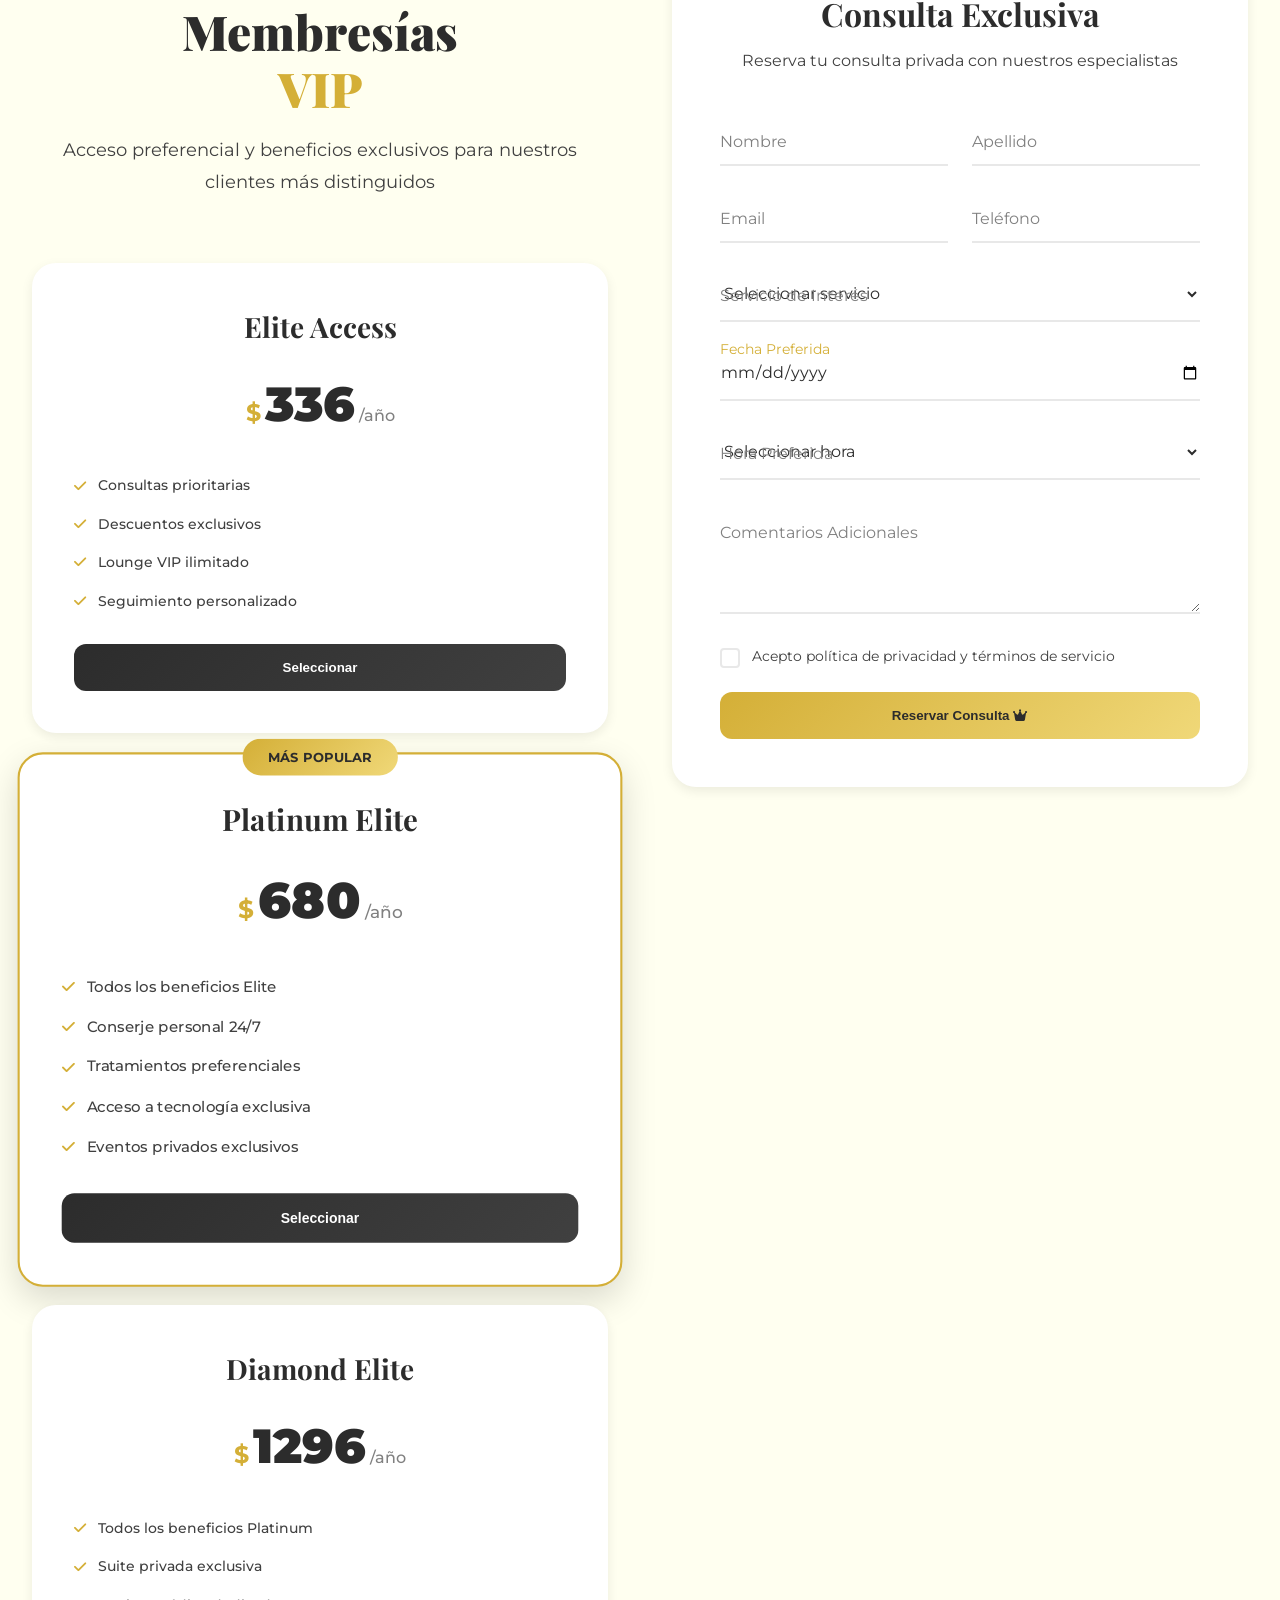
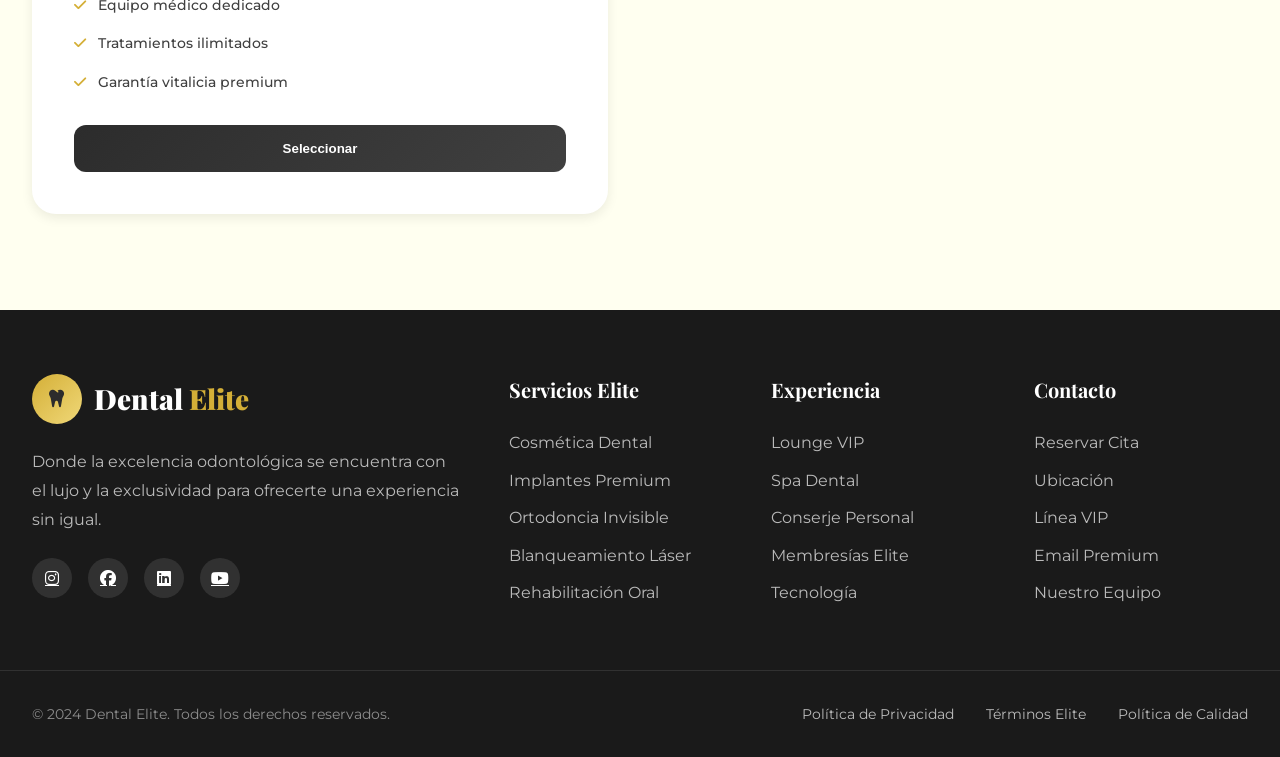
<file: ODONTOLOGIA2/dental-elite.html>
<!DOCTYPE html>
<html lang="es">
<head>
    <meta charset="UTF-8">
    <meta name="viewport" content="width=device-width, initial-scale=1.0">
    <title>Dental Elite - Odontología de Lujo</title>
    <meta name="description" content="Clínica odontológica de lujo. Experiencia exclusiva, tecnología de punta y tratamientos personalizados para una sonrisa perfecta.">
    
    <!-- Open Graph -->
    <meta property="og:title" content="Dental Elite - Odontología de Lujo">
    <meta property="og:description" content="Donde la excelencia se encuentra con la elegancia">
    <meta property="og:type" content="website">
    
    <!-- Favicon -->
    <link rel="icon" type="image/svg+xml" href="data:image/svg+xml,<svg xmlns='http://www.w3.org/2000/svg' viewBox='0 0 100 100'><text y='.9em' font-size='90'>✨</text></svg>">
    
    <!-- CSS -->
    <link rel="stylesheet" href="dental-elite-styles.css">
    
    <!-- Font Awesome -->
    <link rel="stylesheet" href="https://cdnjs.cloudflare.com/ajax/libs/font-awesome/6.4.0/css/all.min.css">
    
    <!-- Google Fonts -->
    <link href="https://fonts.googleapis.com/css2?family=Playfair+Display:wght@400;500;600;700;800;900&family=Montserrat:wght@300;400;500;600;700&display=swap" rel="stylesheet">
    
    <!-- AOS Animation Library -->
    <link href="https://unpkg.com/aos@2.3.1/dist/aos.css" rel="stylesheet">
</head>
<body>
    <!-- PRELOADER ELEGANTE -->
    <div class="preloader">
        <div class="preloader-content">
            <div class="preloader-logo">
                <div class="logo-icon">
                    <i class="fas fa-tooth"></i>
                </div>
            </div>
            <div class="preloader-text">
                <span class="brand-name">Dental Elite</span>
                <div class="preloader-line"></div>
            </div>
        </div>
    </div>

    <!-- HEADER MINIMALISTA -->
    <header class="header">
        <nav class="navbar">
            <div class="nav-container">
                <div class="nav-logo">
                    <div class="logo-icon">
                        <i class="fas fa-tooth"></i>
                    </div>
                    <span class="logo-text">Dental <span class="logo-accent">Elite</span></span>
                </div>
                
                <div class="nav-menu" id="navMenu">
                    <div class="nav-links">
                        <a href="#inicio" class="nav-link">Inicio</a>
                        <a href="#experiencia" class="nav-link">Experiencia</a>
                        <a href="#servicios" class="nav-link">Servicios</a>
                        <a href="#tecnologia" class="nav-link">Tecnología</a>
                        <a href="#equipo" class="nav-link">Equipo</a>
                        <a href="#contacto" class="nav-link">Contacto</a>
                    </div>
                    
                    <div class="nav-actions">
                        <button class="btn-vip">
                            <span class="vip-text">Reservar Cita VIP</span>
                            <i class="fas fa-crown"></i>
                        </button>
                        <div class="mobile-menu-toggle" id="mobileMenuToggle">
                            <span></span>
                            <span></span>
                            <span></span>
                        </div>
                    </div>
                </div>
            </div>
        </nav>
    </header>

    <main>
        <!-- HERO SECTION ELEGANTE -->
        <section id="inicio" class="hero">
            <div class="hero-background">
                <div class="hero-overlay"></div>
                <div class="hero-pattern"></div>
            </div>
            
            <div class="hero-content">
                <div class="hero-container">
                    <div class="hero-text">
                        <div class="hero-badge" data-aos="fade-down">
                            <span class="badge-icon">✨</span>
                            <span class="badge-text">Exclusividad y Excelencia</span>
                        </div>
                        
                        <h1 class="hero-title" data-aos="fade-up" data-aos-delay="200">
                            <span class="title-line">El Arte de</span>
                            <span class="title-line title-accent">Sonreír con</span>
                            <span class="title-line">Elegancia</span>
                        </h1>
                        
                        <p class="hero-description" data-aos="fade-up" data-aos-delay="400">
                            Descubre una experiencia odontológica sin igual, donde la tecnología de vanguardia 
                            se encuentra con el lujo y el confort absoluto para transformar tu sonrisa.
                        </p>
                        
                        <div class="hero-actions" data-aos="fade-up" data-aos-delay="600">
                            <button class="btn-primary">
                                <span class="btn-content">
                                    <span class="btn-text">Consulta Exclusiva</span>
                                    <i class="fas fa-arrow-right"></i>
                                </span>
                            </button>
                            
                            <button class="btn-secondary">
                                <span class="btn-content">
                                    <span class="btn-text">Tour Virtual</span>
                                    <i class="fas fa-play"></i>
                                </span>
                            </button>
                        </div>
                        
                        <div class="hero-features" data-aos="fade-up" data-aos-delay="800">
                            <div class="feature-item">
                                <div class="feature-icon">
                                    <i class="fas fa-award"></i>
                                </div>
                                <span class="feature-text">25 Años de Excelencia</span>
                            </div>
                            <div class="feature-item">
                                <div class="feature-icon">
                                    <i class="fas fa-users"></i>
                                </div>
                                <span class="feature-text">+10,000 Sonrisas Transformadas</span>
                            </div>
                            <div class="feature-item">
                                <div class="feature-icon">
                                    <i class="fas fa-star"></i>
                                </div>
                                <span class="feature-text">5 Estrellas de Lujo</span>
                            </div>
                        </div>
                    </div>
                </div>
                
                <div class="scroll-indicator">
                    <div class="scroll-text">Descubrir</div>
                    <div class="scroll-line"></div>
                </div>
            </div>
        </section>

        <!-- EXPERIENCIA DEL PACIENTE -->
        <section id="experiencia" class="experience">
            <div class="container">
                <div class="section-header" data-aos="fade-up">
                    <div class="section-badge">
                        <span>Experiencia Premium</span>
                    </div>
                    <h2 class="section-title">
                        <span class="title-main">Más Allá de la</span>
                        <span class="title-accent">Odontología</span>
                    </h2>
                    <p class="section-subtitle">
                        Cada detalle está diseñado para ofrecer una experiencia inolvidable
                    </p>
                </div>
                
                <div class="experience-grid">
                    <div class="experience-card" data-aos="fade-up" data-aos-delay="100">
                        <div class="experience-image">
                            <div class="image-placeholder">
                                <i class="fas fa-couch"></i>
                            </div>
                            <div class="experience-overlay">
                                <div class="overlay-number">01</div>
                            </div>
                        </div>
                        <div class="experience-content">
                            <h3 class="experience-title">Lounge VIP</h3>
                            <p class="experience-description">
                                Relájate en nuestro espacio exclusivo con bebidas gourmet, 
                                entretenimiento premium y atención personalizada antes de tu tratamiento.
                            </p>
                            <div class="experience-amenities">
                                <span class="amenity">Champagne</span>
                                <span class="amenity">Música Ambiental</span>
                                <span class="amenity">Confort Absoluto</span>
                            </div>
                        </div>
                    </div>
                    
                    <div class="experience-card" data-aos="fade-up" data-aos-delay="200">
                        <div class="experience-image">
                            <div class="image-placeholder">
                                <i class="fas fa-spa"></i>
                            </div>
                            <div class="experience-overlay">
                                <div class="overlay-number">02</div>
                            </div>
                        </div>
                        <div class="experience-content">
                            <h3 class="experience-title">Spa Dental</h3>
                            <p class="experience-description">
                                Disfruta de terapias relajantes y aromaterapia durante tu tratamiento 
                                para una experiencia completamente libre de estrés.
                            </p>
                            <div class="experience-amenities">
                                <span class="amenity">Aromaterapia</span>
                                <span class="amenity">Masajes</span>
                                <span class="amenity">Relajación</span>
                            </div>
                        </div>
                    </div>
                    
                    <div class="experience-card" data-aos="fade-up" data-aos-delay="300">
                        <div class="experience-image">
                            <div class="image-placeholder">
                                <i class="fas fa-concierge-bell"></i>
                            </div>
                            <div class="experience-overlay">
                                <div class="overlay-number">03</div>
                            </div>
                        </div>
                        <div class="experience-content">
                            <h3 class="experience-title">Conserje Personal</h3>
                            <p class="experience-description">
                                Tu conserje personal se encarga de cada detalle, desde tu transporte 
                                hasta seguimiento post-tratamiento.
                            </p>
                            <div class="experience-amenities">
                                <span class="amenity">Transporte</span>
                                <span class="amenity">Agendamiento</span>
                                <span class="amenity">Seguimiento</span>
                            </div>
                        </div>
                    </div>
                </div>
            </div>
        </section>

        <!-- SERVICIOS PREMIUM -->
        <section id="servicios" class="services">
            <div class="container">
                <div class="section-header" data-aos="fade-up">
                    <div class="section-badge">
                        <span>Servicios Exclusivos</span>
                    </div>
                    <h2 class="section-title">
                        <span class="title-main">Tratamientos de</span>
                        <span class="title-accent">Alto Nivel</span>
                    </h2>
                    <p class="section-subtitle">
                        Procedimientos personalizados con tecnología de última generación
                    </p>
                </div>
                
                <div class="services-showcase">
                    <div class="services-tabs">
                        <button class="tab-btn active" data-tab="cosmetic">Cosmética</button>
                        <button class="tab-btn" data-tab="reconstructive">Reconstructiva</button>
                        <button class="tab-btn" data-tab="preventive">Preventiva</button>
                        <button class="tab-btn" data-tab="implants">Implantes</button>
                    </div>
                    
                    <div class="services-content">
                        <div class="tab-content active" id="cosmetic">
                            <div class="service-premium">
                                <div class="service-visual">
                                    <div class="visual-icon">
                                        <i class="fas fa-gem"></i>
                                    </div>
                                </div>
                                <div class="service-info">
                                    <h3 class="service-title">Carillas de Porcelana Premium</h3>
                                    <p class="service-description">
                                        Diseñadas por maestros ceramistas, nuestras carillas de porcelana 
                                        ofrecen una estética incomparable con resultados naturales y duraderos.
                                    </p>
                                    <div class="service-highlights">
                                        <div class="highlight-item">
                                            <i class="fas fa-check-circle"></i>
                                            <span>Diseño Digital Smile Design</span>
                                        </div>
                                        <div class="highlight-item">
                                            <i class="fas fa-check-circle"></i>
                                            <span>Porcelana de Alta Translucidez</span>
                                        </div>
                                        <div class="highlight-item">
                                            <i class="fas fa-check-circle"></i>
                                            <span>Garantía Vitalicia</span>
                                        </div>
                                    </div>
                                    <div class="service-meta">
                                        <span class="duration">6-10 días</span>
                                        <span class="price">Premium</span>
                                    </div>
                                </div>
                            </div>
                        </div>
                        
                        <div class="tab-content" id="reconstructive">
                            <div class="service-premium">
                                <div class="service-visual">
                                    <div class="visual-icon">
                                        <i class="fas fa-cogs"></i>
                                    </div>
                                </div>
                                <div class="service-info">
                                    <h3 class="service-title">Rehabilitación Oral Completa</h3>
                                    <p class="service-description">
                                        Restauración integral de la función y estética dental con 
                                        materiales biocompatibles y tecnología CAD/CAM.
                                    </p>
                                    <div class="service-highlights">
                                        <div class="highlight-item">
                                            <i class="fas fa-check-circle"></i>
                                            <span>Diseño Digital 3D</span>
                                        </div>
                                        <div class="highlight-item">
                                            <i class="fas fa-check-circle"></i>
                                            <span>Materiales de Zirconia</span>
                                        </div>
                                        <div class="highlight-item">
                                            <i class="fas fa-check-circle"></i>
                                            <span>Resultado Inmediato</span>
                                        </div>
                                    </div>
                                    <div class="service-meta">
                                        <span class="duration">2-3 semanas</span>
                                        <span class="price">Premium</span>
                                    </div>
                                </div>
                            </div>
                        </div>
                        
                        <div class="tab-content" id="preventive">
                            <div class="service-premium">
                                <div class="service-visual">
                                    <div class="visual-icon">
                                        <i class="fas fa-shield-alt"></i>
                                    </div>
                                </div>
                                <div class="service-info">
                                    <h3 class="service-title">Mantenimiento Premium</h3>
                                    <p class="service-description">
                                        Programa exclusivo de prevención con limpiezas profundas, 
                                        selladores y fluorización de alta concentración.
                                    </p>
                                    <div class="service-highlights">
                                        <div class="highlight-item">
                                            <i class="fas fa-check-circle"></i>
                                            <span>Limpieza Ultrasónica</span>
                                        </div>
                                        <div class="highlight-item">
                                            <i class="fas fa-check-circle"></i>
                                            <span>Polimerización Láser</span>
                                        </div>
                                        <div class="highlight-item">
                                            <i class="fas fa-check-circle"></i>
                                            <span>Seguimiento Mensual</span>
                                        </div>
                                    </div>
                                    <div class="service-meta">
                                        <span class="duration">90 minutos</span>
                                        <span class="price">VIP</span>
                                    </div>
                                </div>
                            </div>
                        </div>
                        
                        <div class="tab-content" id="implants">
                            <div class="service-premium">
                                <div class="service-visual">
                                    <div class="visual-icon">
                                        <i class="fas fa-robot"></i>
                                    </div>
                                </div>
                                <div class="service-info">
                                    <h3 class="service-title">Implantes de Titanio Premium</h3>
                                    <p class="service-description">
                                        Sistema de implantes suizo con carga inmediata y 
                                        prótesis personalizadas para resultados perfectos.
                                    </p>
                                    <div class="service-highlights">
                                        <div class="highlight-item">
                                            <i class="fas fa-check-circle"></i>
                                            <span>Cirugía Guiada 3D</span>
                                        </div>
                                        <div class="highlight-item">
                                            <i class="fas fa-check-circle"></i>
                                            <span>Titanio Grado 5</span>
                                        </div>
                                        <div class="highlight-item">
                                            <i class="fas fa-check-circle"></i>
                                            <span>Garantía de 10 Años</span>
                                        </div>
                                    </div>
                                    <div class="service-meta">
                                        <span class="duration">3-6 meses</span>
                                        <span class="price">Elite</span>
                                    </div>
                                </div>
                            </div>
                        </div>
                    </div>
                </div>
            </div>
        </section>

        <!-- CONTACTO Y MEMBRESÍAS -->
        <section id="contacto" class="appointments">
            <div class="container">
                <div class="appointments-wrapper">
                    <div class="appointment-info" data-aos="fade-right">
                        <div class="section-header">
                            <div class="section-badge">
                                <span>Exclusividad Total</span>
                            </div>
                            <h2 class="section-title">
                                <span class="title-main">Membresías</span>
                                <span class="title-accent">VIP</span>
                            </h2>
                            <p class="section-subtitle">
                                Acceso preferencial y beneficios exclusivos para nuestros clientes más distinguidos
                            </p>
                        </div>
                        
                        <div class="membership-tiers">
                            <div class="membership-card">
                                <div class="membership-header">
                                    <h3 class="membership-name">Elite Access</h3>
                                    <div class="membership-price">
                                        <span class="price-symbol">$</span>
                                        <span class="price-amount">999</span>
                                        <span class="price-period">/año</span>
                                    </div>
                                </div>
                                <div class="membership-features">
                                    <div class="feature-item">
                                        <i class="fas fa-check"></i>
                                        <span>Consultas prioritarias</span>
                                    </div>
                                    <div class="feature-item">
                                        <i class="fas fa-check"></i>
                                        <span>Descuentos exclusivos</span>
                                    </div>
                                    <div class="feature-item">
                                        <i class="fas fa-check"></i>
                                        <span>Lounge VIP ilimitado</span>
                                    </div>
                                    <div class="feature-item">
                                        <i class="fas fa-check"></i>
                                        <span>Seguimiento personalizado</span>
                                    </div>
                                </div>
                                <button class="membership-btn">Seleccionar</button>
                            </div>
                            
                            <div class="membership-card featured">
                                <div class="membership-badge">Más Popular</div>
                                <div class="membership-header">
                                    <h3 class="membership-name">Platinum Elite</h3>
                                    <div class="membership-price">
                                        <span class="price-symbol">$</span>
                                        <span class="price-amount">2,499</span>
                                        <span class="price-period">/año</span>
                                    </div>
                                </div>
                                <div class="membership-features">
                                    <div class="feature-item">
                                        <i class="fas fa-check"></i>
                                        <span>Todos los beneficios Elite</span>
                                    </div>
                                    <div class="feature-item">
                                        <i class="fas fa-check"></i>
                                        <span>Conserje personal 24/7</span>
                                    </div>
                                    <div class="feature-item">
                                        <i class="fas fa-check"></i>
                                        <span>Tratamientos preferenciales</span>
                                    </div>
                                    <div class="feature-item">
                                        <i class="fas fa-check"></i>
                                        <span>Acceso a tecnología exclusiva</span>
                                    </div>
                                    <div class="feature-item">
                                        <i class="fas fa-check"></i>
                                        <span>Eventos privados exclusivos</span>
                                    </div>
                                </div>
                                <button class="membership-btn">Seleccionar</button>
                            </div>
                            
                            <div class="membership-card">
                                <div class="membership-header">
                                    <h3 class="membership-name">Diamond Elite</h3>
                                    <div class="membership-price">
                                        <span class="price-symbol">$</span>
                                        <span class="price-amount">5,999</span>
                                        <span class="price-period">/año</span>
                                    </div>
                                </div>
                                <div class="membership-features">
                                    <div class="feature-item">
                                        <i class="fas fa-check"></i>
                                        <span>Todos los beneficios Platinum</span>
                                    </div>
                                    <div class="feature-item">
                                        <i class="fas fa-check"></i>
                                        <span>Suite privada exclusiva</span>
                                    </div>
                                    <div class="feature-item">
                                        <i class="fas fa-check"></i>
                                        <span>Equipo médico dedicado</span>
                                    </div>
                                    <div class="feature-item">
                                        <i class="fas fa-check"></i>
                                        <span>Tratamientos ilimitados</span>
                                    </div>
                                    <div class="feature-item">
                                        <i class="fas fa-check"></i>
                                        <span>Garantía vitalicia premium</span>
                                    </div>
                                </div>
                                <button class="membership-btn">Seleccionar</button>
                            </div>
                        </div>
                    </div>
                    
                    <div class="appointment-form-container" data-aos="fade-left">
                        <div class="form-header">
                            <h3 class="form-title">Consulta Exclusiva</h3>
                            <p class="form-subtitle">
                                Reserva tu consulta privada con nuestros especialistas
                            </p>
                        </div>
                        
                        <form class="appointment-form" id="appointmentForm">
                            <div class="form-row">
                                <div class="form-group">
                                    <input type="text" id="firstName" name="firstName" required placeholder=" ">
                                    <label for="firstName" class="form-label">Nombre</label>
                                </div>
                                
                                <div class="form-group">
                                    <input type="text" id="lastName" name="lastName" required placeholder=" ">
                                    <label for="lastName" class="form-label">Apellido</label>
                                </div>
                            </div>
                            
                            <div class="form-row">
                                <div class="form-group">
                                    <input type="email" id="email" name="email" required placeholder=" ">
                                    <label for="email" class="form-label">Email</label>
                                </div>
                                
                                <div class="form-group">
                                    <input type="tel" id="phone" name="phone" required placeholder=" ">
                                    <label for="phone" class="form-label">Teléfono</label>
                                </div>
                            </div>
                            
                            <div class="form-group">
                                <select id="service" name="service" required>
                                    <option value="">Seleccionar servicio</option>
                                    <option value="cosmetic">Cosmética Dental</option>
                                    <option value="implants">Implantes</option>
                                    <option value="orthodontics">Ortodoncia</option>
                                    <option value="whitening">Blanqueamiento</option>
                                    <option value="general">Consulta General</option>
                                    <option value="vip">Experience VIP</option>
                                </select>
                                <label for="service" class="form-label">Servicio de Interés</label>
                            </div>
                            
                            <div class="form-group">
                                <input type="date" id="date" name="date" required>
                                <label for="date" class="form-label">Fecha Preferida</label>
                            </div>
                            
                            <div class="form-group">
                                <select id="time" name="time" required>
                                    <option value="">Seleccionar hora</option>
                                    <option value="09:00">09:00 AM</option>
                                    <option value="10:00">10:00 AM</option>
                                    <option value="11:00">11:00 AM</option>
                                    <option value="12:00">12:00 PM</option>
                                    <option value="15:00">03:00 PM</option>
                                    <option value="16:00">04:00 PM</option>
                                    <option value="17:00">05:00 PM</option>
                                    <option value="18:00">06:00 PM</option>
                                </select>
                                <label for="time" class="form-label">Hora Preferida</label>
                            </div>
                            
                            <div class="form-group">
                                <textarea id="message" name="message" rows="4" placeholder=" "></textarea>
                                <label for="message" class="form-label">Comentarios Adicionales</label>
                            </div>
                            
                            <div class="form-group">
                                <div class="checkbox-wrapper">
                                    <input type="checkbox" id="privacy" name="privacy" required>
                                    <label for="privacy" class="checkbox-label">
                                        <span class="checkbox-custom"></span>
                                        <span class="checkbox-text">Acepto política de privacidad y términos de servicio</span>
                                    </label>
                                </div>
                            </div>
                            
                            <button type="submit" class="submit-btn">
                                <span class="btn-content">
                                    <span class="btn-text">Reservar Consulta</span>
                                    <i class="fas fa-crown"></i>
                                </span>
                            </button>
                        </form>
                    </div>
                </div>
            </div>
        </section>
    </main>

    <!-- FOOTER ELEGANTE -->
    <footer class="footer">
        <div class="footer-content">
            <div class="footer-top">
                <div class="container">
                    <div class="footer-grid">
                        <div class="footer-brand">
                            <div class="footer-logo">
                                <div class="logo-icon">
                                    <i class="fas fa-tooth"></i>
                                </div>
                                <span class="logo-text">Dental <span class="logo-accent">Elite</span></span>
                            </div>
                            <p class="footer-description">
                                Donde la excelencia odontológica se encuentra con el lujo y la exclusividad 
                                para ofrecerte una experiencia sin igual.
                            </p>
                            <div class="footer-social">
                                <a href="#" class="social-link">
                                    <i class="fab fa-instagram"></i>
                                </a>
                                <a href="#" class="social-link">
                                    <i class="fab fa-facebook"></i>
                                </a>
                                <a href="#" class="social-link">
                                    <i class="fab fa-linkedin"></i>
                                </a>
                                <a href="#" class="social-link">
                                    <i class="fab fa-youtube"></i>
                                </a>
                            </div>
                        </div>
                        
                        <div class="footer-column">
                            <h4 class="footer-title">Servicios Elite</h4>
                            <ul class="footer-links">
                                <li><a href="#servicios">Cosmética Dental</a></li>
                                <li><a href="#servicios">Implantes Premium</a></li>
                                <li><a href="#servicios">Ortodoncia Invisible</a></li>
                                <li><a href="#servicios">Blanqueamiento Láser</a></li>
                                <li><a href="#servicios">Rehabilitación Oral</a></li>
                            </ul>
                        </div>
                        
                        <div class="footer-column">
                            <h4 class="footer-title">Experiencia</h4>
                            <ul class="footer-links">
                                <li><a href="#experiencia">Lounge VIP</a></li>
                                <li><a href="#experiencia">Spa Dental</a></li>
                                <li><a href="#experiencia">Conserje Personal</a></li>
                                <li><a href="#contacto">Membresías Elite</a></li>
                                <li><a href="#servicios">Tecnología</a></li>
                            </ul>
                        </div>
                        
                        <div class="footer-column">
                            <h4 class="footer-title">Contacto</h4>
                            <ul class="footer-links">
                                <li><a href="#contacto">Reservar Cita</a></li>
                                <li><a href="#contacto">Ubicación</a></li>
                                <li><a href="#contacto">Línea VIP</a></li>
                                <li><a href="#contacto">Email Premium</a></li>
                                <li><a href="#servicios">Nuestro Equipo</a></li>
                            </ul>
                        </div>
                    </div>
                </div>
            </div>
            
            <div class="footer-bottom">
                <div class="container">
                    <div class="footer-bottom-content">
                        <p>&copy; 2024 Dental Elite. Todos los derechos reservados.</p>
                        <div class="footer-legal">
                            <a href="#">Política de Privacidad</a>
                            <a href="#">Términos Elite</a>
                            <a href="#">Política de Calidad</a>
                        </div>
                    </div>
                </div>
            </div>
        </div>
    </footer>

    <!-- BOTÓN FLOTANTE WHATSAPP -->
    <a href="https://wa.me/3112617515?text=Hola,%20quiero%20información%20sobre%20los%20servicios%20premium%20de%20Dental%20Elite" 
       target="_blank" 
       class="whatsapp-float">
        <div class="whatsapp-icon">
            <i class="fab fa-whatsapp"></i>
        </div>
        <div class="whatsapp-text">
            <span>Chat VIP</span>
        </div>
    </a>

    <!-- BOTÓN FLOTANTE FACEBOOK -->
    <a href="https://www.facebook.com/profile.php?id=61582143061538&locale=es_LA" 
       target="_blank" 
       class="facebook-float">
        <div class="facebook-icon">
            <i class="fab fa-facebook-messenger"></i>
        </div>
        <div class="facebook-text">
            <span>Facebook</span>
        </div>
    </a>

    <!-- BACK TO TOP -->
    <button class="back-to-top" id="backToTop">
        <i class="fas fa-arrow-up"></i>
    </button>

    <!-- JavaScript -->
    <script src="https://unpkg.com/aos@2.3.1/dist/aos.js"></script>
    <script src="dental-elite-script.js"></script>
</body>
</html>
</file>
<file: ODONTOLOGIA2/dental-elite-styles.css>
/* ===== VARIABLES CSS - DISEÑO DE LUJO ===== */
:root {
    /* Colores Principales - Paleta Elegante */
    --primary-gold: #d4af37;
    --primary-gold-dark: #b8941f;
    --primary-gold-light: #e6c75a;
    --primary-gold-lighter: #f0d878;
    
    /* Colores Secundarios - Neutros Sofisticados */
    --charcoal: #2c2c2c;
    --charcoal-dark: #1a1a1a;
    --charcoal-light: #404040;
    --silver: #c0c0c0;
    --silver-light: #e8e8e8;
    --platinum: #f5f5f5;
    --ivory: #fffff0;
    --cream: #faf8f3;
    
    /* Colores de Acento */
    --accent-blue: #4a7c8c;
    --accent-blue-dark: #3a5f6c;
    --accent-rose: #e8b4b8;
    --accent-rose-dark: #d4a5a9;
    
    /* Gradientes Elegantes */
    --gradient-gold: linear-gradient(135deg, #d4af37 0%, #f0d878 100%);
    --gradient-charcoal: linear-gradient(135deg, #2c2c2c 0%, #404040 100%);
    --gradient-ivory: linear-gradient(135deg, #fffff0 0%, #faf8f3 100%);
    --gradient-luxury: linear-gradient(135deg, #d4af37 0%, #c0c0c0 50%, #2c2c2c 100%);
    --gradient-hero: linear-gradient(135deg, rgba(44,44,44,0.95) 0%, rgba(64,64,64,0.9) 100%);
    
    /* Colores de Texto */
    --text-primary: #2c2c2c;
    --text-secondary: #404040;
    --text-muted: #808080;
    --text-light: #c0c0c0;
    --text-white: #ffffff;
    --text-gold: #d4af37;
    
    /* Sombras Elegantes */
    --shadow-subtle: 0 2px 4px rgba(0,0,0,0.05);
    --shadow-soft: 0 4px 12px rgba(0,0,0,0.08);
    --shadow-medium: 0 8px 24px rgba(0,0,0,0.12);
    --shadow-elegant: 0 12px 32px rgba(0,0,0,0.15);
    --shadow-luxury: 0 20px 48px rgba(0,0,0,0.2);
    --shadow-gold: 0 0 20px rgba(212,175,55,0.3);
    
    /* Transiciones Suaves */
    --transition-quick: all 0.2s cubic-bezier(0.4, 0, 0.2, 1);
    --transition-smooth: all 0.3s cubic-bezier(0.4, 0, 0.2, 1);
    --transition-slow: all 0.5s cubic-bezier(0.4, 0, 0.2, 1);
    --transition-luxury: all 0.6s cubic-bezier(0.25, 0.46, 0.45, 0.94);
    
    /* Bordes y Redondeos */
    --radius-sm: 0.25rem;
    --radius-md: 0.5rem;
    --radius-lg: 0.75rem;
    --radius-xl: 1rem;
    --radius-2xl: 1.5rem;
    --radius-3xl: 2rem;
    --radius-full: 9999px;
    
    /* Espaciado */
    --spacing-xs: 0.25rem;
    --spacing-sm: 0.5rem;
    --spacing-md: 1rem;
    --spacing-lg: 1.5rem;
    --spacing-xl: 2rem;
    --spacing-2xl: 3rem;
    --spacing-3xl: 4rem;
    --spacing-4xl: 6rem;
    
    /* Tipografía Elegante */
    --font-serif: 'Playfair Display', serif;
    --font-sans: 'Montserrat', sans-serif;
    
    /* Font Weights */
    --weight-light: 300;
    --weight-normal: 400;
    --weight-medium: 500;
    --weight-semibold: 600;
    --weight-bold: 700;
    --weight-extrabold: 800;
    --weight-black: 900;
    
    /* Z-Index */
    --z-dropdown: 1000;
    --z-sticky: 1020;
    --z-fixed: 1030;
    --z-modal: 1040;
    --z-popover: 1050;
    --z-tooltip: 1060;
}

/* ===== RESET & BASE ===== */
* {
    margin: 0;
    padding: 0;
    box-sizing: border-box;
}

html {
    scroll-behavior: smooth;
    font-size: 16px;
}

body {
    font-family: var(--font-sans);
    font-weight: var(--weight-normal);
    line-height: 1.6;
    color: var(--text-primary);
    background-color: var(--ivory);
    overflow-x: hidden;
    -webkit-font-smoothing: antialiased;
    -moz-osx-font-smoothing: grayscale;
}

/* ===== PRELOADER ELEGANTE ===== */
.preloader {
    position: fixed;
    top: 0;
    left: 0;
    width: 100%;
    height: 100%;
    background: var(--gradient-charcoal);
    display: flex;
    align-items: center;
    justify-content: center;
    z-index: 10000;
    transition: opacity 0.8s var(--transition-luxury), visibility 0.8s var(--transition-luxury);
}

.preloader.hidden {
    opacity: 0;
    visibility: hidden;
}

.preloader-content {
    text-align: center;
    color: var(--text-white);
}

.preloader-logo .logo-icon {
    font-size: 3rem;
    color: var(--primary-gold);
    margin-bottom: 2rem;
    animation: float 3s ease-in-out infinite;
}

.brand-name {
    font-family: var(--font-serif);
    font-size: 2.5rem;
    font-weight: var(--weight-black);
    letter-spacing: 0.1em;
    color: var(--text-white);
    display: block;
    margin-bottom: 1.5rem;
}

.preloader-line {
    width: 100px;
    height: 2px;
    background: var(--gradient-gold);
    margin: 0 auto;
    position: relative;
    overflow: hidden;
}

.preloader-line::after {
    content: '';
    position: absolute;
    top: 0;
    left: -100%;
    width: 100%;
    height: 100%;
    background: var(--primary-gold);
    animation: loadingLine 2s ease-in-out infinite;
}

/* ===== HEADER MINIMALISTA ===== */
.header {
    position: fixed;
    top: 0;
    left: 0;
    right: 0;
    z-index: var(--z-fixed);
    transition: var(--transition-smooth);
}

.navbar {
    padding: 1.5rem 0;
    transition: var(--transition-smooth);
}

.header.scrolled .navbar {
    padding: 1rem 0;
    background: rgba(255, 255, 255, 0.98);
    backdrop-filter: blur(20px);
    box-shadow: var(--shadow-soft);
}

.nav-container {
    max-width: 1400px;
    margin: 0 auto;
    padding: 0 2rem;
    display: flex;
    justify-content: space-between;
    align-items: center;
}

.nav-logo {
    display: flex;
    align-items: center;
    gap: 1rem;
    font-family: var(--font-serif);
    font-size: 1.75rem;
    font-weight: var(--weight-black);
    color: var(--text-primary);
    text-decoration: none;
}

.nav-logo .logo-icon {
    width: 50px;
    height: 50px;
    background: var(--gradient-gold);
    border-radius: 50%;
    display: flex;
    align-items: center;
    justify-content: center;
    color: var(--text-white);
    font-size: 1.25rem;
    transition: var(--transition-smooth);
}

.nav-logo:hover .logo-icon {
    transform: scale(1.05) rotate(5deg);
    box-shadow: var(--shadow-gold);
}

.logo-accent {
    color: var(--primary-gold);
}

.nav-menu {
    display: flex;
    align-items: center;
    gap: 3rem;
}

.nav-links {
    display: flex;
    gap: 2.5rem;
    list-style: none;
}

.nav-link {
    color: var(--text-primary);
    font-weight: var(--weight-medium);
    text-decoration: none;
    transition: var(--transition-quick);
    position: relative;
}

.nav-link::after {
    content: '';
    position: absolute;
    bottom: -5px;
    left: 0;
    width: 0;
    height: 2px;
    background: var(--gradient-gold);
    transition: width 0.3s ease;
}

.nav-link:hover::after,
.nav-link.active::after {
    width: 100%;
}

.nav-link:hover {
    color: var(--primary-gold);
}

.nav-actions {
    display: flex;
    align-items: center;
    gap: 1.5rem;
}

.btn-vip {
    background: var(--gradient-gold);
    color: var(--text-primary);
    border: none;
    padding: 0.75rem 1.5rem;
    border-radius: var(--radius-full);
    font-weight: var(--weight-semibold);
    cursor: pointer;
    display: flex;
    align-items: center;
    gap: 0.5rem;
    transition: var(--transition-smooth);
    position: relative;
    overflow: hidden;
}

.btn-vip::before {
    content: '';
    position: absolute;
    top: 0;
    left: -100%;
    width: 100%;
    height: 100%;
    background: rgba(255, 255, 255, 0.2);
    transition: left 0.3s ease;
}

.btn-vip:hover::before {
    left: 100%;
}

.btn-vip:hover {
    transform: translateY(-2px);
    box-shadow: var(--shadow-elegant);
}

.mobile-menu-toggle {
    display: none;
    flex-direction: column;
    gap: 4px;
    cursor: pointer;
    padding: 0.5rem;
}

.mobile-menu-toggle span {
    width: 25px;
    height: 2px;
    background: var(--text-primary);
    border-radius: 1px;
    transition: var(--transition-smooth);
}

/* ===== HERO SECTION ELEGANTE ===== */
.hero {
    position: relative;
    min-height: 100vh;
    display: flex;
    align-items: center;
    overflow: hidden;
    background: var(--gradient-hero);
}

.hero-background {
    position: absolute;
    top: 0;
    left: 0;
    right: 0;
    bottom: 0;
}

.hero-overlay {
    position: absolute;
    top: 0;
    left: 0;
    right: 0;
    bottom: 0;
    background: linear-gradient(135deg, rgba(44,44,44,0.9) 0%, rgba(64,64,64,0.8) 100%);
}

.hero-pattern {
    position: absolute;
    top: 0;
    left: 0;
    right: 0;
    bottom: 0;
    background-image: 
        radial-gradient(circle at 25% 25%, rgba(212,175,55,0.1) 0%, transparent 50%),
        radial-gradient(circle at 75% 75%, rgba(192,192,192,0.05) 0%, transparent 50%);
}

.hero-content {
    position: relative;
    z-index: 2;
    width: 100%;
    max-width: 1400px;
    margin: 0 auto;
    padding: 0 2rem;
}

.hero-container {
    max-width: 800px;
    margin: 0 auto;
    text-align: center;
}

.hero-badge {
    display: inline-flex;
    align-items: center;
    gap: 0.75rem;
    background: rgba(212, 175, 55, 0.1);
    backdrop-filter: blur(10px);
    border: 1px solid rgba(212, 175, 55, 0.2);
    padding: 0.75rem 1.5rem;
    border-radius: var(--radius-full);
    color: var(--text-white);
    font-size: 0.875rem;
    font-weight: var(--weight-medium);
    margin-bottom: 2rem;
}

.badge-icon {
    color: var(--primary-gold);
}

.hero-title {
    font-family: var(--font-serif);
    font-size: 4rem;
    font-weight: var(--weight-black);
    line-height: 1.1;
    color: var(--text-white);
    margin-bottom: 2rem;
}

.title-line {
    display: block;
}

.title-accent {
    color: var(--primary-gold);
}

.hero-description {
    font-size: 1.25rem;
    color: rgba(255, 255, 255, 0.85);
    line-height: 1.8;
    margin-bottom: 3rem;
    max-width: 600px;
    margin-left: auto;
    margin-right: auto;
}

.hero-actions {
    display: flex;
    gap: 1.5rem;
    justify-content: center;
    margin-bottom: 3rem;
}

.btn-primary,
.btn-secondary {
    position: relative;
    border: none;
    padding: 1rem 2rem;
    border-radius: var(--radius-lg);
    font-weight: var(--weight-semibold);
    cursor: pointer;
    overflow: hidden;
    transition: var(--transition-smooth);
    text-decoration: none;
    display: inline-flex;
    align-items: center;
    gap: 0.75rem;
}

.btn-primary {
    background: var(--gradient-gold);
    color: var(--text-primary);
    box-shadow: var(--shadow-medium);
}

.btn-primary:hover {
    transform: translateY(-3px);
    box-shadow: var(--shadow-elegant);
}

.btn-secondary {
    background: rgba(255, 255, 255, 0.1);
    backdrop-filter: blur(10px);
    border: 1px solid rgba(255, 255, 255, 0.2);
    color: var(--text-white);
}

.btn-secondary:hover {
    background: rgba(255, 255, 255, 0.2);
    transform: translateY(-3px);
}

.btn-content {
    position: relative;
    z-index: 1;
}

.hero-features {
    display: flex;
    justify-content: center;
    gap: 3rem;
    flex-wrap: wrap;
}

.feature-item {
    display: flex;
    align-items: center;
    gap: 0.75rem;
    color: var(--text-white);
    font-size: 0.875rem;
    font-weight: var(--weight-medium);
}

.feature-icon {
    width: 40px;
    height: 40px;
    background: rgba(212, 175, 55, 0.2);
    border: 1px solid rgba(212, 175, 55, 0.3);
    border-radius: 50%;
    display: flex;
    align-items: center;
    justify-content: center;
    color: var(--primary-gold);
    font-size: 1rem;
}

.scroll-indicator {
    position: absolute;
    bottom: 2rem;
    left: 50%;
    transform: translateX(-50%);
    display: flex;
    flex-direction: column;
    align-items: center;
    gap: 1rem;
    color: rgba(255, 255, 255, 0.6);
    font-size: 0.75rem;
    text-transform: uppercase;
    letter-spacing: 0.1em;
}

.scroll-text {
    font-family: var(--font-sans);
    font-weight: var(--weight-medium);
}

.scroll-line {
    width: 1px;
    height: 30px;
    background: linear-gradient(to bottom, var(--primary-gold), transparent);
    animation: scrollLine 2s ease-in-out infinite;
}

/* ===== SECTIONS BASE ===== */
section {
    padding: 6rem 0;
}

.container {
    max-width: 1400px;
    margin: 0 auto;
    padding: 0 2rem;
}

.section-header {
    text-align: center;
    margin-bottom: 4rem;
}

.section-badge {
    display: inline-flex;
    align-items: center;
    justify-content: center;
    background: var(--gradient-gold);
    color: var(--text-primary);
    padding: 0.5rem 1.5rem;
    border-radius: var(--radius-full);
    font-size: 0.875rem;
    font-weight: var(--weight-medium);
    margin-bottom: 1.5rem;
    text-transform: uppercase;
    letter-spacing: 0.05em;
}

.section-title {
    font-family: var(--font-serif);
    font-size: 3rem;
    font-weight: var(--weight-black);
    line-height: 1.2;
    margin-bottom: 1rem;
    color: var(--text-primary);
}

.title-main {
    display: block;
}

.title-accent {
    display: block;
    color: var(--primary-gold);
}

.section-subtitle {
    font-size: 1.125rem;
    color: var(--text-secondary);
    max-width: 600px;
    margin: 0 auto;
    line-height: 1.8;
}

/* ===== EXPERIENCIA DEL PACIENTE ===== */
.experience {
    background: var(--cream);
}

.experience-grid {
    display: grid;
    grid-template-columns: repeat(auto-fit, minmax(350px, 1fr));
    gap: 2rem;
}

.experience-card {
    background: var(--text-white);
    border-radius: var(--radius-2xl);
    overflow: hidden;
    box-shadow: var(--shadow-soft);
    transition: var(--transition-smooth);
    position: relative;
}

.experience-card:hover {
    transform: translateY(-10px);
    box-shadow: var(--shadow-elegant);
}

.experience-image {
    position: relative;
    height: 250px;
    background: var(--gradient-charcoal);
    display: flex;
    align-items: center;
    justify-content: center;
    color: var(--text-white);
    font-size: 3rem;
}

.experience-overlay {
    position: absolute;
    top: 1.5rem;
    right: 1.5rem;
    width: 50px;
    height: 50px;
    background: var(--gradient-gold);
    border-radius: 50%;
    display: flex;
    align-items: center;
    justify-content: center;
    color: var(--text-primary);
    font-weight: var(--weight-bold);
    font-size: 1.25rem;
}

.experience-content {
    padding: 2.5rem;
}

.experience-title {
    font-family: var(--font-serif);
    font-size: 1.75rem;
    font-weight: var(--weight-bold);
    color: var(--text-primary);
    margin-bottom: 1rem;
}

.experience-description {
    color: var(--text-secondary);
    line-height: 1.8;
    margin-bottom: 1.5rem;
}

.experience-amenities {
    display: flex;
    flex-wrap: wrap;
    gap: 0.5rem;
}

.amenity {
    background: var(--ivory);
    color: var(--text-secondary);
    padding: 0.5rem 1rem;
    border-radius: var(--radius-full);
    font-size: 0.75rem;
    font-weight: var(--weight-medium);
    text-transform: uppercase;
    letter-spacing: 0.05em;
    border: 1px solid var(--silver-light);
}

/* ===== SERVICIOS PREMIUM ===== */
.services {
    background: var(--ivory);
}

.services-showcase {
    max-width: 1000px;
    margin: 0 auto;
}

.services-tabs {
    display: flex;
    justify-content: center;
    gap: 1rem;
    margin-bottom: 3rem;
    flex-wrap: wrap;
}

.tab-btn {
    background: var(--text-white);
    border: 1px solid var(--silver-light);
    color: var(--text-secondary);
    padding: 0.75rem 1.5rem;
    border-radius: var(--radius-full);
    font-weight: var(--weight-medium);
    cursor: pointer;
    transition: var(--transition-quick);
}

.tab-btn.active,
.tab-btn:hover {
    background: var(--gradient-gold);
    color: var(--text-primary);
    border-color: transparent;
}

.services-content {
    position: relative;
}

.tab-content {
    display: none;
}

.tab-content.active {
    display: block;
    animation: fadeIn 0.5s ease;
}

.service-premium {
    display: flex;
    gap: 3rem;
    align-items: center;
    margin-bottom: 3rem;
    padding: 2rem;
    background: var(--text-white);
    border-radius: var(--radius-2xl);
    box-shadow: var(--shadow-soft);
    transition: var(--transition-smooth);
}

.service-premium:hover {
    box-shadow: var(--shadow-elegant);
}

.service-visual {
    flex-shrink: 0;
    width: 100px;
    height: 100px;
    background: var(--gradient-gold);
    border-radius: 50%;
    display: flex;
    align-items: center;
    justify-content: center;
    color: var(--text-primary);
    font-size: 2rem;
    box-shadow: var(--shadow-gold);
}

.service-info {
    flex: 1;
}

.service-title {
    font-family: var(--font-serif);
    font-size: 1.5rem;
    font-weight: var(--weight-bold);
    color: var(--text-primary);
    margin-bottom: 1rem;
}

.service-description {
    color: var(--text-secondary);
    line-height: 1.8;
    margin-bottom: 1.5rem;
}

.service-highlights {
    display: flex;
    flex-direction: column;
    gap: 0.75rem;
    margin-bottom: 1.5rem;
}

.highlight-item {
    display: flex;
    align-items: center;
    gap: 0.75rem;
    color: var(--text-secondary);
    font-size: 0.875rem;
}

.highlight-item i {
    color: var(--primary-gold);
    font-size: 0.75rem;
}

.service-meta {
    display: flex;
    gap: 2rem;
    font-size: 0.875rem;
}

.duration {
    color: var(--text-muted);
}

.price {
    color: var(--primary-gold);
    font-weight: var(--weight-bold);
    text-transform: uppercase;
    letter-spacing: 0.05em;
}

/* ===== CITAS Y MEMBRESÍAS ===== */
.appointments {
    background: var(--ivory);
}

.appointments-wrapper {
    display: grid;
    grid-template-columns: 1fr 1fr;
    gap: 4rem;
    align-items: start;
}

.membership-tiers {
    display: flex;
    flex-direction: column;
    gap: 2rem;
}

.membership-card {
    background: var(--text-white);
    border-radius: var(--radius-2xl);
    padding: 2.5rem;
    box-shadow: var(--shadow-soft);
    transition: var(--transition-smooth);
    position: relative;
    border: 2px solid transparent;
}

.membership-card.featured {
    border-color: var(--primary-gold);
    transform: scale(1.05);
    box-shadow: var(--shadow-elegant);
}

.membership-badge {
    position: absolute;
    top: -15px;
    left: 50%;
    transform: translateX(-50%);
    background: var(--gradient-gold);
    color: var(--text-primary);
    padding: 0.5rem 1.5rem;
    border-radius: var(--radius-full);
    font-size: 0.75rem;
    font-weight: var(--weight-bold);
    text-transform: uppercase;
    letter-spacing: 0.05em;
}

.membership-header {
    text-align: center;
    margin-bottom: 2rem;
}

.membership-name {
    font-family: var(--font-serif);
    font-size: 1.75rem;
    font-weight: var(--weight-bold);
    color: var(--text-primary);
    margin-bottom: 1rem;
}

.membership-price {
    display: flex;
    align-items: baseline;
    justify-content: center;
    gap: 0.25rem;
}

.price-symbol {
    font-size: 1.5rem;
    color: var(--primary-gold);
    font-weight: var(--weight-bold);
}

.price-amount {
    font-size: 3rem;
    font-weight: var(--weight-black);
    color: var(--text-primary);
}

.price-period {
    color: var(--text-muted);
    font-weight: var(--weight-medium);
}

.membership-features {
    display: flex;
    flex-direction: column;
    gap: 1rem;
    margin-bottom: 2rem;
}

.feature-item {
    display: flex;
    align-items: center;
    gap: 0.75rem;
    color: var(--text-secondary);
}

.feature-item i {
    color: var(--primary-gold);
    font-size: 0.875rem;
}

.membership-btn {
    width: 100%;
    background: var(--gradient-charcoal);
    color: var(--text-white);
    border: none;
    padding: 1rem;
    border-radius: var(--radius-lg);
    font-weight: var(--weight-semibold);
    cursor: pointer;
    transition: var(--transition-smooth);
}

.membership-btn:hover {
    background: var(--gradient-gold);
    color: var(--text-primary);
    transform: translateY(-2px);
}

.appointment-form-container {
    background: var(--text-white);
    padding: 3rem;
    border-radius: var(--radius-2xl);
    box-shadow: var(--shadow-soft);
}

.form-header {
    text-align: center;
    margin-bottom: 2.5rem;
}

.form-title {
    font-family: var(--font-serif);
    font-size: 2rem;
    font-weight: var(--weight-bold);
    color: var(--text-primary);
    margin-bottom: 0.5rem;
}

.form-subtitle {
    color: var(--text-secondary);
    line-height: 1.6;
}

.appointment-form {
    display: flex;
    flex-direction: column;
    gap: 1.5rem;
}

.form-row {
    display: grid;
    grid-template-columns: 1fr 1fr;
    gap: 1.5rem;
}

.form-group {
    position: relative;
}

.form-group input,
.form-group select,
.form-group textarea {
    width: 100%;
    padding: 1rem 0;
    background: transparent;
    border: none;
    border-bottom: 2px solid var(--silver-light);
    font-family: var(--font-sans);
    font-size: 1rem;
    color: var(--text-primary);
    transition: var(--transition-quick);
}

.form-group input:focus,
.form-group select:focus,
.form-group textarea:focus {
    outline: none;
    border-bottom-color: var(--primary-gold);
}

.form-group input:focus + .form-label,
.form-group select:focus + .form-label,
.form-group textarea:focus + .form-label,
.form-group input:not(:placeholder-shown) + .form-label,
.form-group select:valid + .form-label,
.form-group textarea:not(:placeholder-shown) + .form-label {
    top: -0.5rem;
    font-size: 0.875rem;
    color: var(--primary-gold);
}

.form-label {
    position: absolute;
    top: 1rem;
    left: 0;
    color: var(--text-muted);
    font-size: 1rem;
    transition: var(--transition-quick);
    pointer-events: none;
}

.checkbox-wrapper {
    display: flex;
    align-items: flex-start;
    gap: 0.75rem;
}

.checkbox-wrapper input[type="checkbox"] {
    display: none;
}

.checkbox-label {
    display: flex;
    align-items: flex-start;
    gap: 0.75rem;
    cursor: pointer;
    font-size: 0.875rem;
    color: var(--text-secondary);
    line-height: 1.5;
}

.checkbox-custom {
    width: 20px;
    height: 20px;
    border: 2px solid var(--silver-light);
    border-radius: var(--radius-sm);
    display: flex;
    align-items: center;
    justify-content: center;
    transition: var(--transition-quick);
    flex-shrink: 0;
    margin-top: 2px;
}

.checkbox-wrapper input[type="checkbox"]:checked + .checkbox-label .checkbox-custom {
    background: var(--gradient-gold);
    border-color: var(--primary-gold);
}

.checkbox-wrapper input[type="checkbox"]:checked + .checkbox-label .checkbox-custom::after {
    content: '✓';
    color: var(--text-primary);
    font-size: 0.75rem;
    font-weight: var(--weight-bold);
}

.submit-btn {
    background: var(--gradient-gold);
    color: var(--text-primary);
    border: none;
    padding: 1rem 2rem;
    border-radius: var(--radius-lg);
    font-weight: var(--weight-semibold);
    cursor: pointer;
    transition: var(--transition-smooth);
    position: relative;
    overflow: hidden;
}

.submit-btn:hover {
    transform: translateY(-2px);
    box-shadow: var(--shadow-elegant);
}

/* ===== FOOTER ELEGANTE ===== */
.footer {
    background: var(--charcoal-dark);
    color: var(--text-white);
}

.footer-top {
    padding: 4rem 0;
    border-bottom: 1px solid rgba(255, 255, 255, 0.1);
}

.footer-grid {
    display: grid;
    grid-template-columns: 2fr 1fr 1fr 1fr;
    gap: 3rem;
}

.footer-brand {
    display: flex;
    flex-direction: column;
    gap: 1.5rem;
}

.footer-logo {
    display: flex;
    align-items: center;
    gap: 0.75rem;
    font-family: var(--font-serif);
    font-size: 1.75rem;
    font-weight: var(--weight-black);
    color: var(--text-white);
    text-decoration: none;
}

.footer-logo .logo-icon {
    width: 50px;
    height: 50px;
    background: var(--gradient-gold);
    border-radius: 50%;
    display: flex;
    align-items: center;
    justify-content: center;
    color: var(--text-primary);
    font-size: 1.25rem;
}

.footer-description {
    color: rgba(255, 255, 255, 0.7);
    line-height: 1.8;
}

.footer-social {
    display: flex;
    gap: 1rem;
}

.social-link {
    width: 40px;
    height: 40px;
    background: rgba(255, 255, 255, 0.1);
    border-radius: 50%;
    display: flex;
    align-items: center;
    justify-content: center;
    color: var(--text-white);
    transition: var(--transition-quick);
}

.social-link:hover {
    background: var(--gradient-gold);
    color: var(--text-primary);
    transform: translateY(-3px);
}

.footer-column h4 {
    font-family: var(--font-serif);
    font-size: 1.25rem;
    font-weight: var(--weight-bold);
    margin-bottom: 1.5rem;
    color: var(--text-white);
}

.footer-links {
    list-style: none;
    display: flex;
    flex-direction: column;
    gap: 0.75rem;
}

.footer-links a {
    color: rgba(255, 255, 255, 0.7);
    text-decoration: none;
    transition: var(--transition-quick);
}

.footer-links a:hover {
    color: var(--primary-gold);
    transform: translateX(5px);
}

.footer-bottom {
    padding: 2rem 0;
}

.footer-bottom-content {
    display: flex;
    justify-content: space-between;
    align-items: center;
    color: rgba(255, 255, 255, 0.5);
    font-size: 0.875rem;
}

.footer-legal {
    display: flex;
    gap: 2rem;
}

.footer-legal a {
    color: rgba(255, 255, 255, 0.7);
    text-decoration: none;
    transition: var(--transition-quick);
}

.footer-legal a:hover {
    color: var(--primary-gold);
}

/* ===== WHATSAPP FLOAT ===== */
.whatsapp-float {
    position: fixed;
    bottom: 30px;
    right: 30px;
    background: var(--gradient-gold);
    color: var(--text-primary);
    padding: 1rem 1.5rem;
    border-radius: var(--radius-full);
    display: flex;
    align-items: center;
    gap: 0.75rem;
    box-shadow: var(--shadow-elegant);
    z-index: var(--z-fixed);
    transition: var(--transition-smooth);
    text-decoration: none;
}

.whatsapp-float:hover {
    transform: translateY(-5px);
    box-shadow: var(--shadow-luxury);
}

.whatsapp-icon {
    font-size: 1.5rem;
}

.whatsapp-text {
    font-weight: var(--weight-semibold);
}

/* ===== FACEBOOK FLOAT ===== */
.facebook-float {
    position: fixed;
    bottom: 100px;
    right: 30px;
    background: var(--gradient-gold);
    color: var(--text-primary);
    padding: 1rem 1.5rem;
    border-radius: var(--radius-full);
    display: flex;
    align-items: center;
    gap: 0.75rem;
    box-shadow: var(--shadow-elegant);
    z-index: var(--z-fixed);
    transition: var(--transition-smooth);
    text-decoration: none;
}

.facebook-float:hover {
    transform: translateY(-5px);
    box-shadow: var(--shadow-luxury);
}

.facebook-icon {
    font-size: 1.5rem;
}

.facebook-text {
    font-weight: var(--weight-semibold);
}

/* ===== BACK TO TOP ===== */
.back-to-top {
    position: fixed;
    bottom: 30px;
    left: 30px;
    width: 50px;
    height: 50px;
    background: var(--gradient-charcoal);
    color: var(--text-white);
    border: none;
    border-radius: 50%;
    display: flex;
    align-items: center;
    justify-content: center;
    font-size: 1.25rem;
    cursor: pointer;
    opacity: 0;
    visibility: hidden;
    transition: var(--transition-smooth);
    z-index: var(--z-fixed);
}

.back-to-top.show {
    opacity: 1;
    visibility: visible;
}

.back-to-top:hover {
    background: var(--gradient-gold);
    color: var(--text-primary);
    transform: translateY(-5px);
}

/* ===== ANIMATIONS ===== */
@keyframes float {
    0%, 100% {
        transform: translateY(0);
    }
    50% {
        transform: translateY(-10px);
    }
}

@keyframes expand {
    0% {
        transform: translate(-50%, -50%) scale(0.8);
        opacity: 1;
    }
    100% {
        transform: translate(-50%, -50%) scale(1.2);
        opacity: 0;
    }
}

@keyframes loadingLine {
    0% {
        left: -100%;
    }
    100% {
        left: 100%;
    }
}

@keyframes scrollLine {
    0%, 100% {
        height: 30px;
        opacity: 0.3;
    }
    50% {
        height: 40px;
        opacity: 1;
    }
}

@keyframes fadeIn {
    from {
        opacity: 0;
        transform: translateY(20px);
    }
    to {
        opacity: 1;
        transform: translateY(0);
    }
}

/* ===== RESPONSIVE DESIGN ===== */
@media (max-width: 1200px) {
    .appointments-wrapper {
        grid-template-columns: 1fr;
        gap: 3rem;
    }
    
    .service-premium {
        flex-direction: column;
        text-align: center;
    }
}

@media (max-width: 768px) {
    .container {
        padding: 0 1rem;
    }
    
    .nav-menu {
        position: fixed;
        top: 0;
        right: -100%;
        width: 80%;
        max-width: 400px;
        height: 100vh;
        background: var(--text-white);
        box-shadow: var(--shadow-luxury);
        flex-direction: column;
        justify-content: center;
        align-items: center;
        gap: 2rem;
        transition: right 0.3s ease;
        z-index: var(--z-modal);
    }
    
    .nav-menu.active {
        right: 0;
    }
    
    .nav-links {
        flex-direction: column;
        gap: 1.5rem;
        text-align: center;
    }
    
    .mobile-menu-toggle {
        display: flex;
        z-index: calc(var(--z-modal) + 1);
    }
    
    .mobile-menu-toggle.active span:nth-child(1) {
        transform: rotate(45deg) translate(5px, 5px);
    }
    
    .mobile-menu-toggle.active span:nth-child(2) {
        opacity: 0;
    }
    
    .mobile-menu-toggle.active span:nth-child(3) {
        transform: rotate(-45deg) translate(7px, -6px);
    }
    
    .hero-title {
        font-size: 2.5rem;
    }
    
    .hero-actions {
        flex-direction: column;
        align-items: stretch;
    }
    
    .hero-features {
        flex-direction: column;
        gap: 1.5rem;
        align-items: center;
    }
    
    .section-title {
        font-size: 2rem;
    }
    
    .experience-grid {
        grid-template-columns: 1fr;
    }
    
    .form-row {
        grid-template-columns: 1fr;
    }
    
    .footer-grid {
        grid-template-columns: 1fr;
        gap: 2rem;
        text-align: center;
    }
    
    .footer-social {
        justify-content: center;
    }
    
    .footer-bottom-content {
        flex-direction: column;
        gap: 1rem;
        text-align: center;
    }
    
    .footer-legal {
        flex-direction: column;
        gap: 1rem;
    }
    
    .whatsapp-float {
        bottom: 20px;
        right: 20px;
        padding: 0.75rem 1rem;
    }
    
    .whatsapp-text {
        display: none;
    }
    
    .facebook-float {
        bottom: 90px;
        right: 20px;
        padding: 0.75rem 1rem;
    }
    
    .facebook-text {
        display: none;
    }
    
    .back-to-top {
        bottom: 20px;
        left: 20px;
        width: 40px;
        height: 40px;
    }
}

@media (max-width: 480px) {
    .hero-title {
        font-size: 2rem;
    }
    
    .section-title {
        font-size: 1.75rem;
    }
    
    .services-tabs {
        gap: 0.5rem;
    }
    
    .tab-btn {
        padding: 0.5rem 1rem;
        font-size: 0.875rem;
    }
    
    .service-premium {
        padding: 1.5rem;
        gap: 2rem;
    }
    
    .appointment-form-container {
        padding: 2rem;
    }
    
    .membership-card {
        padding: 2rem;
    }
    
    .membership-card.featured {
        transform: scale(1);
    }
}

/* ===== ACCESIBILIDAD ===== */
@media (prefers-reduced-motion: reduce) {
    * {
        animation-duration: 0.01ms !important;
        animation-iteration-count: 1 !important;
        transition-duration: 0.01ms !important;
    }
}

/* ===== FOCUS STATES ===== */
.btn:focus,
.btn:focus-visible,
.nav-link:focus,
.nav-link:focus-visible,
input:focus,
textarea:focus,
select:focus {
    outline: 2px solid var(--primary-gold);
    outline-offset: 2px;
}

/* ===== PRINT STYLES ===== */
@media print {
    .header,
    .whatsapp-float,
    .facebook-float,
    .back-to-top,
    .preloader {
        display: none;
    }
    
    body {
        font-size: 12pt;
        line-height: 1.4;
        color: var(--text-primary);
    }
    
    .container {
        max-width: none;
        padding: 0;
    }
    
    section {
        padding: 2rem 0;
    }
}
</file>
<file: styles.css>
/* Variables de Color - Tema Clínico Dental */
:root {
    --azul-clinico: #0d6efd;
    --azul-claro: #e7f1ff;
    --blanco: #ffffff;
    --gris-claro: #f8f9fa;
    --gris-medio: #6c757d;
    --gris-oscuro: #495057;
    --verde-whatsapp: #25d366;
    --verde-whatsapp-hover: #128c7e;
}

/* Reset y Estilos Base */
* {
    margin: 0;
    padding: 0;
    box-sizing: border-box;
}

body {
    font-family: 'Poppins', sans-serif;
    line-height: 1.6;
    color: var(--gris-oscuro);
    overflow-x: hidden;
    background-color: var(--blanco);
}

.container {
    max-width: 1200px;
    margin: 0 auto;
    padding: 0 20px;
}

/* Header y Navegación */
.header {
    background: rgba(255, 255, 255, 0.95);
    backdrop-filter: blur(10px);
    position: fixed;
    top: 0;
    width: 100%;
    z-index: 1000;
    box-shadow: 0 2px 20px rgba(0, 0, 0, 0.1);
}

.navbar {
    padding: 1rem 0;
}

.nav-container {
    display: flex;
    justify-content: space-between;
    align-items: center;
    max-width: 1200px;
    margin: 0 auto;
    padding: 0 20px;
}

.nav-logo {
    display: flex;
    align-items: center;
    font-size: 1.5rem;
    font-weight: 700;
    color: var(--azul-clinico);
}

.nav-logo i {
    margin-right: 10px;
    font-size: 2rem;
}

.nav-menu {
    display: flex;
    list-style: none;
    gap: 2rem;
}

.nav-link {
    text-decoration: none;
    color: #333;
    font-weight: 500;
    transition: color 0.3s ease;
    position: relative;
}

.nav-link:hover {
    color: var(--azul-clinico);
}

.nav-link::after {
    content: '';
    position: absolute;
    bottom: -5px;
    left: 0;
    width: 0;
    height: 2px;
    background: var(--azul-clinico);
    transition: width 0.3s ease;
}

.nav-link:hover::after {
    width: 100%;
}

.hamburger {
    display: none;
    flex-direction: column;
    cursor: pointer;
}

.hamburger span {
    width: 25px;
    height: 3px;
    background: #333;
    margin: 3px 0;
    transition: 0.3s;
}

/* Hero Section - Diseño Impactante */
.hero {
    min-height: 100vh;
    display: flex;
    align-items: center;
    background: linear-gradient(135deg, var(--azul-clinico) 0%, #0056b3 50%, #003d82 100%);
    color: var(--blanco);
    padding: 0 20px;
    margin-top: 80px;
    position: relative;
    overflow: hidden;
}

.hero::before {
    content: '';
    position: absolute;
    top: 0;
    left: 0;
    right: 0;
    bottom: 0;
    background: url('data:image/svg+xml,<svg xmlns="http://www.w3.org/2000/svg" viewBox="0 0 100 100"><circle cx="50" cy="50" r="40" fill="none" stroke="rgba(255,255,255,0.05)" stroke-width="0.5"/><circle cx="20" cy="20" r="15" fill="none" stroke="rgba(255,255,255,0.03)" stroke-width="0.5"/><circle cx="80" cy="80" r="25" fill="none" stroke="rgba(255,255,255,0.04)" stroke-width="0.5"/></svg>') repeat;
    background-size: 200px 200px;
    opacity: 0.3;
}

.hero-content {
    flex: 1;
    max-width: 600px;
    position: relative;
    z-index: 2;
}

.hero h1 {
    font-size: 4rem;
    margin-bottom: 1.5rem;
    font-weight: 700;
    line-height: 1.1;
    text-shadow: 0 2px 10px rgba(0, 0, 0, 0.3);
}

.hero p {
    font-size: 1.3rem;
    margin-bottom: 2.5rem;
    opacity: 0.95;
    font-weight: 400;
    line-height: 1.6;
}

.hero-buttons {
    display: flex;
    gap: 1rem;
    flex-wrap: wrap;
}

.btn-whatsapp-hero {
    background: var(--verde-whatsapp);
    color: var(--blanco);
    padding: 18px 35px;
    border-radius: 50px;
    text-decoration: none;
    font-weight: 600;
    font-size: 1.1rem;
    transition: all 0.3s ease;
    display: inline-flex;
    align-items: center;
    gap: 10px;
    box-shadow: 0 8px 25px rgba(37, 211, 102, 0.3);
}

.btn-whatsapp-hero:hover {
    background: var(--verde-whatsapp-hover);
    transform: translateY(-3px);
    box-shadow: 0 12px 35px rgba(37, 211, 102, 0.4);
}

.btn-whatsapp-hero i {
    font-size: 1.3rem;
}

.btn-secondary-hero {
    background: transparent;
    color: var(--blanco);
    padding: 18px 35px;
    border-radius: 50px;
    text-decoration: none;
    font-weight: 600;
    font-size: 1.1rem;
    transition: all 0.3s ease;
    border: 2px solid var(--blanco);
    display: inline-block;
}

.btn-secondary-hero:hover {
    background: var(--blanco);
    color: var(--azul-clinico);
    transform: translateY(-2px);
}

.hero-image {
    flex: 1;
    display: flex;
    justify-content: center;
    align-items: center;
}

.hero-image i,
.hero-img {
    opacity: 0.8;
    animation: float 3s ease-in-out infinite;
}

.hero-img {
    width: 100%;
    max-width: 500px;
    height: auto;
    border-radius: 20px;
    box-shadow: 0 20px 40px rgba(0, 0, 0, 0.3);
}

@keyframes float {
    0%, 100% { transform: translateY(0px); }
    50% { transform: translateY(-20px); }
}

/* Services Section - Tarjetas Modernas */
.services {
    padding: 100px 0;
    background: var(--gris-claro);
}

.section-title {
    text-align: center;
    font-size: 2.5rem;
    margin-bottom: 1rem;
    color: var(--gris-oscuro);
    font-weight: 700;
}

.section-subtitle {
    text-align: center;
    font-size: 1.1rem;
    color: var(--gris-medio);
    margin-bottom: 3rem;
    max-width: 600px;
    margin-left: auto;
    margin-right: auto;
}

.services-grid {
    display: grid;
    grid-template-columns: repeat(auto-fit, minmax(300px, 1fr));
    gap: 2rem;
    margin-top: 3rem;
}

.service-card {
    background: var(--blanco);
    padding: 2.5rem 2rem;
    border-radius: 20px;
    box-shadow: 0 8px 30px rgba(0, 0, 0, 0.08);
    text-align: center;
    transition: all 0.4s cubic-bezier(0.25, 0.8, 0.25, 1);
    position: relative;
    overflow: hidden;
    border: 1px solid rgba(13, 110, 253, 0.1);
}

.service-card::before {
    content: '';
    position: absolute;
    top: 0;
    left: 0;
    right: 0;
    height: 4px;
    background: linear-gradient(90deg, var(--azul-clinico), #0056b3);
    transform: scaleX(0);
    transition: transform 0.4s ease;
}

.service-card:hover::before {
    transform: scaleX(1);
}

.service-card:hover {
    transform: translateY(-15px) scale(1.02);
    box-shadow: 0 20px 40px rgba(13, 110, 253, 0.15);
    border-color: var(--azul-clinico);
}

.service-icon {
    width: 90px;
    height: 90px;
    background: linear-gradient(135deg, var(--azul-clinico), #0056b3);
    border-radius: 50%;
    display: flex;
    align-items: center;
    justify-content: center;
    margin: 0 auto 2rem;
    transition: all 0.4s ease;
    position: relative;
    box-shadow: 0 10px 25px rgba(13, 110, 253, 0.2);
}

.service-card:hover .service-icon {
    transform: scale(1.1) rotate(5deg);
    box-shadow: 0 15px 35px rgba(13, 110, 253, 0.3);
}

.service-icon i {
    font-size: 2.2rem;
    color: var(--blanco);
    transition: transform 0.3s ease;
}

.service-card:hover .service-icon i {
    transform: scale(1.1);
}

.service-card h3 {
    font-size: 1.4rem;
    margin-bottom: 1rem;
    color: var(--gris-oscuro);
    font-weight: 600;
    transition: color 0.3s ease;
}

.service-card:hover h3 {
    color: var(--azul-clinico);
}

.service-card p {
    color: var(--gris-medio);
    line-height: 1.7;
    font-size: 0.95rem;
    transition: color 0.3s ease;
}

.service-card:hover p {
    color: var(--gris-oscuro);
}

/* Confidence Section - Estadísticas Clave */
.confidence {
    padding: 100px 0;
    background: linear-gradient(135deg, var(--azul-clinico) 0%, #0056b3 100%);
    color: var(--blanco);
    position: relative;
    overflow: hidden;
}

.confidence::before {
    content: '';
    position: absolute;
    top: 0;
    left: 0;
    right: 0;
    bottom: 0;
    background: url('data:image/svg+xml,<svg xmlns="http://www.w3.org/2000/svg" viewBox="0 0 100 100"><circle cx="50" cy="50" r="30" fill="none" stroke="rgba(255,255,255,0.05)" stroke-width="0.5"/></svg>') repeat;
    background-size: 150px 150px;
    opacity: 0.2;
}

.confidence .container {
    position: relative;
    z-index: 2;
}

.confidence .section-title {
    color: var(--blanco);
    margin-bottom: 1rem;
}

.confidence .section-subtitle {
    color: rgba(255, 255, 255, 0.9);
    margin-bottom: 4rem;
}

.confidence-grid {
    display: grid;
    grid-template-columns: repeat(auto-fit, minmax(200px, 1fr));
    gap: 3rem;
    margin-bottom: 4rem;
}

.confidence-item {
    text-align: center;
    padding: 2rem;
    background: rgba(255, 255, 255, 0.1);
    border-radius: 20px;
    backdrop-filter: blur(10px);
    border: 1px solid rgba(255, 255, 255, 0.2);
    transition: all 0.4s ease;
}

.confidence-item:hover {
    transform: translateY(-10px);
    background: rgba(255, 255, 255, 0.15);
    box-shadow: 0 20px 40px rgba(0, 0, 0, 0.2);
}

.confidence-icon {
    width: 80px;
    height: 80px;
    background: rgba(255, 255, 255, 0.2);
    border-radius: 50%;
    display: flex;
    align-items: center;
    justify-content: center;
    margin: 0 auto 1.5rem;
    transition: all 0.3s ease;
}

.confidence-item:hover .confidence-icon {
    transform: scale(1.1);
    background: rgba(255, 255, 255, 0.3);
}

.confidence-icon i {
    font-size: 2rem;
    color: var(--blanco);
}

.confidence-number {
    font-size: 3rem;
    font-weight: 700;
    margin-bottom: 0.5rem;
    background: linear-gradient(45deg, var(--blanco), #e3f2fd);
    -webkit-background-clip: text;
    -webkit-text-fill-color: transparent;
    background-clip: text;
}

.confidence-label {
    font-size: 1.1rem;
    color: rgba(255, 255, 255, 0.9);
    font-weight: 500;
}

.confidence-features {
    display: grid;
    grid-template-columns: repeat(auto-fit, minmax(250px, 1fr));
    gap: 1.5rem;
    max-width: 1000px;
    margin: 0 auto;
}

.confidence-feature {
    display: flex;
    align-items: center;
    gap: 1rem;
    padding: 1rem;
    background: rgba(255, 255, 255, 0.05);
    border-radius: 10px;
    transition: all 0.3s ease;
}

.confidence-feature:hover {
    background: rgba(255, 255, 255, 0.1);
    transform: translateX(5px);
}

.confidence-feature i {
    color: #4ade80;
    font-size: 1.3rem;
}

.confidence-feature span {
    color: var(--blanco);
    font-weight: 500;
}

/* About Section */
.about {
    padding: 100px 0;
    background: white;
}

.about-content {
    display: grid;
    grid-template-columns: 1fr 1fr;
    gap: 4rem;
    align-items: center;
}

.about-text h2 {
    font-size: 2.5rem;
    margin-bottom: 1.5rem;
    color: #333;
    font-weight: 700;
}

.about-text p {
    font-size: 1.1rem;
    color: #666;
    margin-bottom: 1.5rem;
    line-height: 1.8;
}

.about-features {
    margin-top: 2rem;
}

.feature {
    display: flex;
    align-items: center;
    margin-bottom: 1rem;
}

.feature i {
    color: #2c7bb6;
    margin-right: 1rem;
    font-size: 1.2rem;
}

.feature span {
    color: #333;
    font-weight: 500;
}

.about-image {
    display: flex;
    justify-content: center;
    align-items: center;
}

.about-image i,
.about-img {
    opacity: 0.8;
}

.about-img {
    width: 100%;
    max-width: 400px;
    height: auto;
    border-radius: 15px;
    box-shadow: 0 15px 30px rgba(0, 0, 0, 0.2);
}

/* Before After Section - Comparaciones Visuales */
.before-after {
    padding: 100px 0;
    background: var(--gris-claro);
}

.before-after-grid {
    display: grid;
    grid-template-columns: repeat(auto-fit, minmax(350px, 1fr));
    gap: 3rem;
    margin-top: 3rem;
}

.before-after-item {
    background: var(--blanco);
    border-radius: 20px;
    overflow: hidden;
    box-shadow: 0 10px 30px rgba(0, 0, 0, 0.1);
    transition: all 0.4s ease;
}

.before-after-item:hover {
    transform: translateY(-10px);
    box-shadow: 0 20px 40px rgba(0, 0, 0, 0.15);
}

.comparison-container {
    display: grid;
    grid-template-columns: 1fr 1fr;
    position: relative;
}

.before-image, .after-image {
    position: relative;
    overflow: hidden;
}

.before-image img, .after-image img {
    width: 100%;
    height: 200px;
    object-fit: cover;
    transition: transform 0.3s ease;
}

.before-after-item:hover .before-image img,
.before-after-item:hover .after-image img {
    transform: scale(1.05);
}

.image-label {
    position: absolute;
    top: 10px;
    left: 10px;
    background: rgba(0, 0, 0, 0.7);
    color: var(--blanco);
    padding: 5px 15px;
    border-radius: 20px;
    font-size: 0.9rem;
    font-weight: 600;
}

.before-image .image-label {
    background: rgba(220, 53, 69, 0.9);
}

.after-image .image-label {
    background: rgba(40, 167, 69, 0.9);
}

.treatment-info {
    padding: 1.5rem;
    text-align: center;
}

.treatment-info h4 {
    color: var(--azul-clinico);
    font-size: 1.2rem;
    margin-bottom: 0.5rem;
    font-weight: 600;
}

.treatment-info p {
    color: var(--gris-medio);
    font-size: 0.95rem;
}

/* Testimonials Section */
.testimonials {
    padding: 100px 0;
    background: #f8f9fa;
}

.testimonials-slider {
    max-width: 800px;
    margin: 0 auto;
    position: relative;
}

.testimonial-card {
    background: white;
    padding: 2rem;
    border-radius: 15px;
    box-shadow: 0 5px 20px rgba(0, 0, 0, 0.1);
    text-align: center;
    display: none;
}

.testimonial-card.active {
    display: block;
}

.stars {
    color: #ffc107;
    margin-bottom: 1rem;
    font-size: 1.2rem;
}

.testimonial-card p {
    font-size: 1.1rem;
    color: #666;
    line-height: 1.6;
    margin-bottom: 1.5rem;
    font-style: italic;
}

.patient-info strong {
    display: block;
    color: #333;
    font-weight: 600;
}

.patient-info span {
    color: #666;
    font-size: 0.9rem;
}

.slider-dots {
    display: flex;
    justify-content: center;
    gap: 10px;
    margin-top: 2rem;
}

.dot {
    width: 12px;
    height: 12px;
    border-radius: 50%;
    background: #ddd;
    cursor: pointer;
    transition: background 0.3s ease;
}

.dot.active {
    background: #667eea;
}

/* CTA Section - Llamada a la Acción Fuerte */
.cta-section {
    padding: 100px 0;
    background: linear-gradient(135deg, var(--verde-whatsapp) 0%, var(--verde-whatsapp-hover) 100%);
    color: var(--blanco);
    position: relative;
    overflow: hidden;
}

.cta-section::before {
    content: '';
    position: absolute;
    top: 0;
    left: 0;
    right: 0;
    bottom: 0;
    background: url('data:image/svg+xml,<svg xmlns="http://www.w3.org/2000/svg" viewBox="0 0 100 100"><circle cx="50" cy="50" r="25" fill="none" stroke="rgba(255,255,255,0.05)" stroke-width="0.5"/></svg>') repeat;
    background-size: 150px 150px;
    opacity: 0.2;
}

.cta-content {
    text-align: center;
    position: relative;
    z-index: 2;
    max-width: 800px;
    margin: 0 auto;
}

.cta-title {
    font-size: 3rem;
    font-weight: 700;
    margin-bottom: 1.5rem;
    text-shadow: 0 2px 10px rgba(0, 0, 0, 0.3);
}

.cta-subtitle {
    font-size: 1.3rem;
    margin-bottom: 3rem;
    opacity: 0.95;
    line-height: 1.6;
}

.cta-buttons {
    display: grid;
    grid-template-columns: repeat(auto-fit, minmax(250px, 1fr));
    gap: 2rem;
    margin-bottom: 3rem;
}

.cta-whatsapp-btn {
    background: var(--blanco);
    color: var(--verde-whatsapp);
    padding: 2rem;
    border-radius: 20px;
    text-decoration: none;
    display: flex;
    flex-direction: column;
    align-items: center;
    gap: 0.5rem;
    transition: all 0.3s ease;
    box-shadow: 0 10px 30px rgba(0, 0, 0, 0.2);
}

.cta-whatsapp-btn:hover {
    transform: translateY(-5px);
    box-shadow: 0 15px 40px rgba(0, 0, 0, 0.3);
}

.cta-whatsapp-btn i {
    font-size: 2.5rem;
}

.cta-whatsapp-btn span {
    font-size: 1.2rem;
    font-weight: 600;
}

.cta-whatsapp-btn small {
    opacity: 0.8;
    font-size: 0.9rem;
}

.cta-secondary-btn {
    background: rgba(255, 255, 255, 0.1);
    color: var(--blanco);
    padding: 2rem;
    border-radius: 20px;
    text-decoration: none;
    display: flex;
    flex-direction: column;
    align-items: center;
    gap: 0.5rem;
    transition: all 0.3s ease;
    border: 2px solid rgba(255, 255, 255, 0.3);
    backdrop-filter: blur(10px);
}

.cta-secondary-btn:hover {
    background: rgba(255, 255, 255, 0.2);
    transform: translateY(-5px);
}

.cta-secondary-btn i {
    font-size: 2.5rem;
}

.cta-secondary-btn span {
    font-size: 1.2rem;
    font-weight: 600;
}

.cta-secondary-btn small {
    opacity: 0.8;
    font-size: 0.9rem;
}

.cta-benefits {
    display: flex;
    justify-content: center;
    gap: 3rem;
    flex-wrap: wrap;
}

.benefit-item {
    display: flex;
    align-items: center;
    gap: 0.5rem;
    background: rgba(255, 255, 255, 0.1);
    padding: 0.8rem 1.5rem;
    border-radius: 30px;
    backdrop-filter: blur(10px);
}

.benefit-item i {
    color: #4ade80;
    font-size: 1.1rem;
}

.benefit-item span {
    font-weight: 500;
}

/* Contact Section */
.contact {
    padding: 100px 0;
    background: white;
}

.contact-content {
    display: grid;
    grid-template-columns: 1fr 1fr;
    gap: 4rem;
    margin-top: 3rem;
}

.contact-info {
    display: flex;
    flex-direction: column;
    gap: 2rem;
}

.contact-item {
    display: flex;
    align-items: flex-start;
    gap: 1rem;
}

.contact-item i {
    color: #2c7bb6;
    font-size: 1.5rem;
    margin-top: 5px;
}

.contact-item h3 {
    color: #333;
    margin-bottom: 0.5rem;
    font-weight: 600;
}

.contact-item p {
    color: #666;
    line-height: 1.6;
}

.contact-form {
    background: #f8f9fa;
    padding: 2rem;
    border-radius: 15px;
}

.form-group {
    margin-bottom: 1.5rem;
}

.form-group input,
.form-group select,
.form-group textarea {
    width: 100%;
    padding: 15px;
    border: 1px solid #ddd;
    border-radius: 8px;
    font-family: 'Poppins', sans-serif;
    font-size: 1rem;
    transition: border-color 0.3s ease;
}

.form-group input:focus,
.form-group select:focus,
.form-group textarea:focus {
    outline: none;
    border-color: #2c7bb6;
}

.form-group textarea {
    resize: vertical;
    min-height: 120px;
}

/* Footer */
.footer {
    background: #2c3e50;
    color: white;
    padding: 50px 0 20px;
}

.footer-content {
    display: grid;
    grid-template-columns: repeat(auto-fit, minmax(250px, 1fr));
    gap: 2rem;
    margin-bottom: 2rem;
}

.footer-section h3 {
    margin-bottom: 1rem;
    color: #fff;
    font-weight: 600;
}

.footer-logo {
    display: flex;
    align-items: center;
    font-size: 1.5rem;
    font-weight: 700;
    margin-bottom: 1rem;
}

.footer-logo i {
    margin-right: 10px;
    font-size: 2rem;
    color: #2c7bb6;
}

.footer-section p {
    color: #bdc3c7;
    line-height: 1.6;
    margin-bottom: 1rem;
}

.footer-section ul {
    list-style: none;
}

.footer-section ul li {
    margin-bottom: 0.5rem;
}

.footer-section ul li a {
    color: #bdc3c7;
    text-decoration: none;
    transition: color 0.3s ease;
}

.footer-section ul li a:hover {
    color: #2c7bb6;
}

.social-links {
    display: flex;
    gap: 1rem;
    margin-top: 1rem;
}

.social-links a {
    width: 40px;
    height: 40px;
    background: #34495e;
    border-radius: 50%;
    display: flex;
    align-items: center;
    justify-content: center;
    color: white;
    text-decoration: none;
    transition: background 0.3s ease;
}

.social-links a:hover {
    background: #2c7bb6;
}

.newsletter-form {
    display: flex;
    gap: 10px;
    margin-top: 1rem;
}

.newsletter-form input {
    flex: 1;
    padding: 10px;
    border: 1px solid #34495e;
    background: #34495e;
    border-radius: 5px;
    color: white;
}

.newsletter-form input::placeholder {
    color: #bdc3c7;
}

.newsletter-form button {
    background: #2c7bb6;
    color: white;
    border: none;
    padding: 10px 15px;
    border-radius: 5px;
    cursor: pointer;
    transition: background 0.3s ease;
}

.newsletter-form button:hover {
    background: #2573a7;
}

.footer-bottom {
    text-align: center;
    padding-top: 2rem;
    border-top: 1px solid #34495e;
    color: #bdc3c7;
}

/* Responsive Design */
@media (max-width: 768px) {
    .nav-menu {
        position: fixed;
        left: -100%;
        top: 70px;
        flex-direction: column;
        background: white;
        width: 100%;
        text-align: center;
        transition: 0.3s;
        box-shadow: 0 10px 27px rgba(0, 0, 0, 0.05);
        padding: 2rem 0;
    }

    .nav-menu.active {
        left: 0;
    }

    .hamburger {
        display: flex;
    }

    .hamburger.active span:nth-child(2) {
        opacity: 0;
    }

    .hamburger.active span:nth-child(1) {
        transform: translateY(8px) rotate(45deg);
    }

    .hamburger.active span:nth-child(3) {
        transform: translateY(-8px) rotate(-45deg);
    }

    .hero {
        flex-direction: column;
        text-align: center;
        padding: 2rem 20px;
    }

    .hero h1 {
        font-size: 2.5rem;
    }

    .hero-image {
        margin-top: 2rem;
    }

    .hero-image i {
        font-size: 8rem;
    }

    .hero-buttons {
        justify-content: center;
    }

    .services-grid {
        grid-template-columns: 1fr;
        gap: 1.5rem;
    }

    .about-content {
        grid-template-columns: 1fr;
        gap: 2rem;
        text-align: center;
    }

    .about-image i {
        font-size: 8rem;
    }

    .contact-content {
        grid-template-columns: 1fr;
        gap: 2rem;
    }

    .footer-content {
        grid-template-columns: 1fr;
        text-align: center;
    }

    .social-links {
        justify-content: center;
    }

    .newsletter-form {
        flex-direction: column;
    }
}

@media (max-width: 480px) {
    .hero h1 {
        font-size: 2rem;
    }

    .hero p {
        font-size: 1rem;
    }

    .section-title {
        font-size: 2rem;
    }

    .service-card {
        padding: 1.5rem;
    }

    .about-text h2 {
        font-size: 2rem;
    }

    .contact-form {
        padding: 1.5rem;
    }
}

/* Animaciones adicionales */
.fade-in {
    opacity: 0;
    transform: translateY(30px);
    transition: all 0.6s ease;
}

.fade-in.visible {
    opacity: 1;
    transform: translateY(0);
}

/* Scroll suave */
html {
    scroll-behavior: smooth;
}

/* Loading animation */
.loading {
    display: inline-block;
    width: 20px;
    height: 20px;
    border: 3px solid #f3f3f3;
    border-top: 3px solid #2c7bb6;
    border-radius: 50%;
    animation: spin 1s linear infinite;
}

@keyframes spin {
    0% { transform: rotate(0deg); }
    100% { transform: rotate(360deg); }
}

/* Botón Agendar Cita - Diseño Moderno y Profesional */
.btn-agar-cita {
    background: linear-gradient(135deg, var(--azul-clinico) 0%, #0056b3 100%);
    color: var(--blanco);
    padding: 20px 40px;
    border-radius: 50px;
    text-decoration: none;
    font-weight: 600;
    font-size: 1.1rem;
    text-align: center;
    display: inline-flex;
    align-items: center;
    justify-content: center;
    gap: 12px;
    box-shadow: 0 8px 25px rgba(13, 110, 253, 0.3);
    transition: all 0.4s cubic-bezier(0.25, 0.8, 0.25, 1);
    position: relative;
    overflow: hidden;
    border: none;
    cursor: pointer;
    min-width: 200px;
}

/* Efecto de brillo sutil */
.btn-agar-cita::before {
    content: '';
    position: absolute;
    top: 0;
    left: -100%;
    width: 100%;
    height: 100%;
    background: linear-gradient(90deg, transparent, rgba(255, 255, 255, 0.2), transparent);
    transition: left 0.6s ease;
}

.btn-agar-cita:hover::before {
    left: 100%;
}

/* Efecto Hover */
.btn-agar-cita:hover {
    background: linear-gradient(135deg, #0056b3 0%, #003d82 100%);
    transform: translateY(-3px) scale(1.05);
    box-shadow: 0 15px 40px rgba(13, 110, 253, 0.4);
}

.btn-agar-cita:active {
    transform: translateY(-1px) scale(1.02);
    box-shadow: 0 8px 25px rgba(13, 110, 253, 0.3);
}

/* Icono del botón */
.btn-agar-cita i {
    font-size: 1.3rem;
    transition: transform 0.3s ease;
}

.btn-agar-cita:hover i {
    transform: scale(1.2) rotate(5deg);
}

/* Variante Verde (WhatsApp) */
.btn-agar-cita.btn-verde {
    background: linear-gradient(135deg, var(--verde-whatsapp) 0%, var(--verde-whatsapp-hover) 100%);
    box-shadow: 0 8px 25px rgba(37, 211, 102, 0.3);
}

.btn-agar-cita.btn-verde:hover {
    background: linear-gradient(135deg, var(--verde-whatsapp-hover) 0%, #0d6efd 100%);
    box-shadow: 0 15px 40px rgba(37, 211, 102, 0.4);
}

/* Versión centrada en contenedor */
.btn-container-centered {
    text-align: center;
    margin: 2rem 0;
}

/* Responsive Design */
@media (max-width: 768px) {
    .btn-agar-cita {
        padding: 18px 35px;
        font-size: 1rem;
        min-width: 180px;
        width: 100%;
        max-width: 300px;
    }
    
    .btn-agar-cita i {
        font-size: 1.2rem;
    }
}

@media (max-width: 480px) {
    .btn-agar-cita {
        padding: 16px 30px;
        font-size: 0.95rem;
        min-width: 160px;
    }
    
    .btn-agar-cita i {
        font-size: 1.1rem;
    }
}

/* Animación de entrada */
@keyframes btnFadeInUp {
    from {
        opacity: 0;
        transform: translateY(30px);
    }
    to {
        opacity: 1;
        transform: translateY(0);
    }
}

.btn-agar-cita.animate {
    animation: btnFadeInUp 0.8s ease-out;
}

/* Efecto de pulso sutil */
@keyframes pulse {
    0% {
        box-shadow: 0 8px 25px rgba(13, 110, 253, 0.3);
    }
    50% {
        box-shadow: 0 8px 30px rgba(13, 110, 253, 0.4);
    }
    100% {
        box-shadow: 0 8px 25px rgba(13, 110, 253, 0.3);
    }
}

.btn-agar-cita.pulse {
    animation: pulse 2s infinite;
}

/* Optimización de Imágenes Responsive */
.hero-img {
    width: 100%;
    max-width: 500px;
    height: auto;
    border-radius: 20px;
    box-shadow: 0 20px 40px rgba(0, 0, 0, 0.3);
    object-fit: cover;
    transition: transform 0.3s ease;
}

.hero-img:hover {
    transform: scale(1.05);
}

.about-img {
    width: 100%;
    max-width: 400px;
    height: auto;
    border-radius: 15px;
    box-shadow: 0 15px 30px rgba(0, 0, 0, 0.2);
    object-fit: cover;
    transition: transform 0.3s ease;
}

.about-img:hover {
    transform: scale(1.05);
}

.before-image img, .after-image img {
    width: 100%;
    height: 250px;
    object-fit: cover;
    transition: transform 0.3s ease;
    border-radius: 10px;
}

.before-after-item:hover .before-image img,
.before-after-item:hover .after-image img {
    transform: scale(1.05);
}

/* Responsive para imágenes */
@media (max-width: 768px) {
    .hero-img {
        max-width: 300px;
        margin-top: 2rem;
    }
    
    .about-img {
        max-width: 250px;
        margin-top: 2rem;
    }
    
    .before-image img, .after-image img {
        height: 200px;
    }
}

@media (max-width: 480px) {
    .hero-img {
        max-width: 250px;
    }
    
    .about-img {
        max-width: 200px;
    }
    
    .before-image img, .after-image img {
        height: 180px;
}

/* Nota: La carga lazy se aplica como atributo loading="lazy" en las etiquetas img HTML */

/* Social Media Fixed Buttons */
.social-fixed-buttons {
    position: fixed;
    bottom: 30px;
    right: 30px;
    z-index: 1000;
    display: flex !important;
    flex-direction: column;
    gap: 15px;
}

.social-fixed-btn {
    width: 60px;
    height: 60px;
    border-radius: 50%;
    display: flex !important;
    align-items: center;
    justify-content: center;
    color: white;
    font-size: 24px;
    text-decoration: none;
    transition: all 0.3s ease;
    box-shadow: 0 4px 15px rgba(0, 0, 0, 0.3);
    position: relative;
    overflow: hidden;
    opacity: 1 !important;
    visibility: visible !important;
}

.social-fixed-btn:hover {
    transform: scale(1.1);
    box-shadow: 0 6px 20px rgba(0, 0, 0, 0.4);
}

.whatsapp-btn {
    background: #25d366 !important;
    animation: pulse 2s infinite;
}

.facebook-btn {
    background: linear-gradient(45deg, #0084ff, #0066cc) !important;
}

.appointment-btn {
    background: linear-gradient(45deg, #ff6b6b, #ee5a24) !important;
}

.social-tooltip {
    position: absolute;
    right: 70px;
    background: var(--gris-oscuro);
    color: var(--blanco);
    padding: 8px 12px;
    border-radius: 8px;
    font-size: 14px;
    white-space: nowrap;
    opacity: 0;
    visibility: hidden;
    transition: all 0.3s ease;
    box-shadow: 0 2px 10px rgba(0, 0, 0, 0.2);
    font-weight: 500;
}

.social-tooltip::after {
    content: '';
    position: absolute;
    left: 100%;
    top: 50%;
    transform: translateY(-50%);
    border: 6px solid transparent;
    border-left-color: var(--gris-oscuro);
}

.social-fixed-btn:hover .social-tooltip {
    opacity: 1;
    visibility: visible;
    right: 80px;
}

/* Responsive para botones sociales */
@media (max-width: 768px) {
    .social-fixed-buttons {
        bottom: 20px;
        right: 20px;
    }
    
    .social-fixed-btn {
        width: 50px;
        height: 50px;
        font-size: 20px;
    }
    
    .social-tooltip {
        font-size: 12px;
        right: 60px;
    }
    
    .social-fixed-btn:hover .social-tooltip {
        right: 70px;
    }
}

@media (max-width: 480px) {
    .social-fixed-buttons {
        bottom: 15px;
        right: 15px;
        gap: 10px;
    }
    
    .social-fixed-btn {
        width: 45px;
        height: 45px;
        font-size: 18px;
    }
    
    .social-tooltip {
        display: none; /* Ocultar tooltips en móviles muy pequeños */
    }
}

/* Responsive para imágenes */
@media (max-width: 768px) {
    .hero-img {
        max-width: 300px;
        margin-top: 2rem;
    }
    
    .about-img {
        max-width: 250px;
        margin-top: 2rem;
    }
    
    .social-bubbles {
        bottom: 20px;
        right: 20px;
    }
    
    .social-bubble {
        width: 50px;
        height: 50px;
        font-size: 20px;
    }
    
    .bubble-text {
        font-size: 12px;
        right: 60px;
    }
    
    .social-bubble:hover .bubble-text {
        right: 70px;
    }
}

@media (max-width: 480px) {
    .hero-img {
        max-width: 250px;
    }
    
    .about-img {
        max-width: 200px;
    }
    
    .social-bubbles {
        bottom: 15px;
        right: 15px;
        gap: 10px;
    }
    
    .social-bubble {
        width: 45px;
        height: 45px;
        font-size: 18px;
    }
    
    .bubble-text {
        display: none; /* Ocultar texto en móviles muy pequeños */
    }
}
</file>
<file: btn-agar-cita.css>
/* Botón Agendar Cita - Diseño Moderno y Profesional */
.btn-agar-cita {
    background: linear-gradient(135deg, var(--azul-clinico) 0%, #0056b3 100%);
    color: var(--blanco);
    padding: 20px 40px;
    border-radius: 50px;
    text-decoration: none;
    font-weight: 600;
    font-size: 1.1rem;
    text-align: center;
    display: inline-flex;
    align-items: center;
    justify-content: center;
    gap: 12px;
    box-shadow: 0 8px 25px rgba(13, 110, 253, 0.3);
    transition: all 0.4s cubic-bezier(0.25, 0.8, 0.25, 1);
    position: relative;
    overflow: hidden;
    border: none;
    cursor: pointer;
    min-width: 200px;
}

/* Efecto de brillo sutil */
.btn-agar-cita::before {
    content: '';
    position: absolute;
    top: 0;
    left: -100%;
    width: 100%;
    height: 100%;
    background: linear-gradient(90deg, transparent, rgba(255, 255, 255, 0.2), transparent);
    transition: left 0.6s ease;
}

.btn-agar-cita:hover::before {
    left: 100%;
}

/* Efecto Hover */
.btn-agar-cita:hover {
    background: linear-gradient(135deg, #0056b3 0%, #003d82 100%);
    transform: translateY(-3px) scale(1.05);
    box-shadow: 0 15px 40px rgba(13, 110, 253, 0.4);
}

.btn-agar-cita:active {
    transform: translateY(-1px) scale(1.02);
    box-shadow: 0 8px 25px rgba(13, 110, 253, 0.3);
}

/* Icono del botón */
.btn-agar-cita i {
    font-size: 1.3rem;
    transition: transform 0.3s ease;
}

.btn-agar-cita:hover i {
    transform: scale(1.2) rotate(5deg);
}

/* Variante Verde (WhatsApp) */
.btn-agar-cita.btn-verde {
    background: linear-gradient(135deg, var(--verde-whatsapp) 0%, var(--verde-whatsapp-hover) 100%);
    box-shadow: 0 8px 25px rgba(37, 211, 102, 0.3);
}

.btn-agar-cita.btn-verde:hover {
    background: linear-gradient(135deg, var(--verde-whatsapp-hover) 0%, #0d6efd 100%);
    box-shadow: 0 15px 40px rgba(37, 211, 102, 0.4);
}

/* Versión centrada en contenedor */
.btn-container-centered {
    text-align: center;
    margin: 2rem 0;
}

/* Responsive Design */
@media (max-width: 768px) {
    .btn-agar-cita {
        padding: 18px 35px;
        font-size: 1rem;
        min-width: 180px;
        width: 100%;
        max-width: 300px;
    }
    
    .btn-agar-cita i {
        font-size: 1.2rem;
    }
}

@media (max-width: 480px) {
    .btn-agar-cita {
        padding: 16px 30px;
        font-size: 0.95rem;
        min-width: 160px;
    }
    
    .btn-agar-cita i {
        font-size: 1.1rem;
    }
}

/* Animación de entrada */
@keyframes btnFadeInUp {
    from {
        opacity: 0;
        transform: translateY(30px);
    }
    to {
        opacity: 1;
        transform: translateY(0);
    }
}

.btn-agar-cita.animate {
    animation: btnFadeInUp 0.8s ease-out;
}

/* Efecto de pulso sutil */
@keyframes pulse {
    0% {
        box-shadow: 0 8px 25px rgba(13, 110, 253, 0.3);
    }
    50% {
        box-shadow: 0 8px 30px rgba(13, 110, 253, 0.4);
    }
    100% {
        box-shadow: 0 8px 25px rgba(13, 110, 253, 0.3);
    }
}

.btn-agar-cita.pulse {
    animation: pulse 2s infinite;
}
</file>
